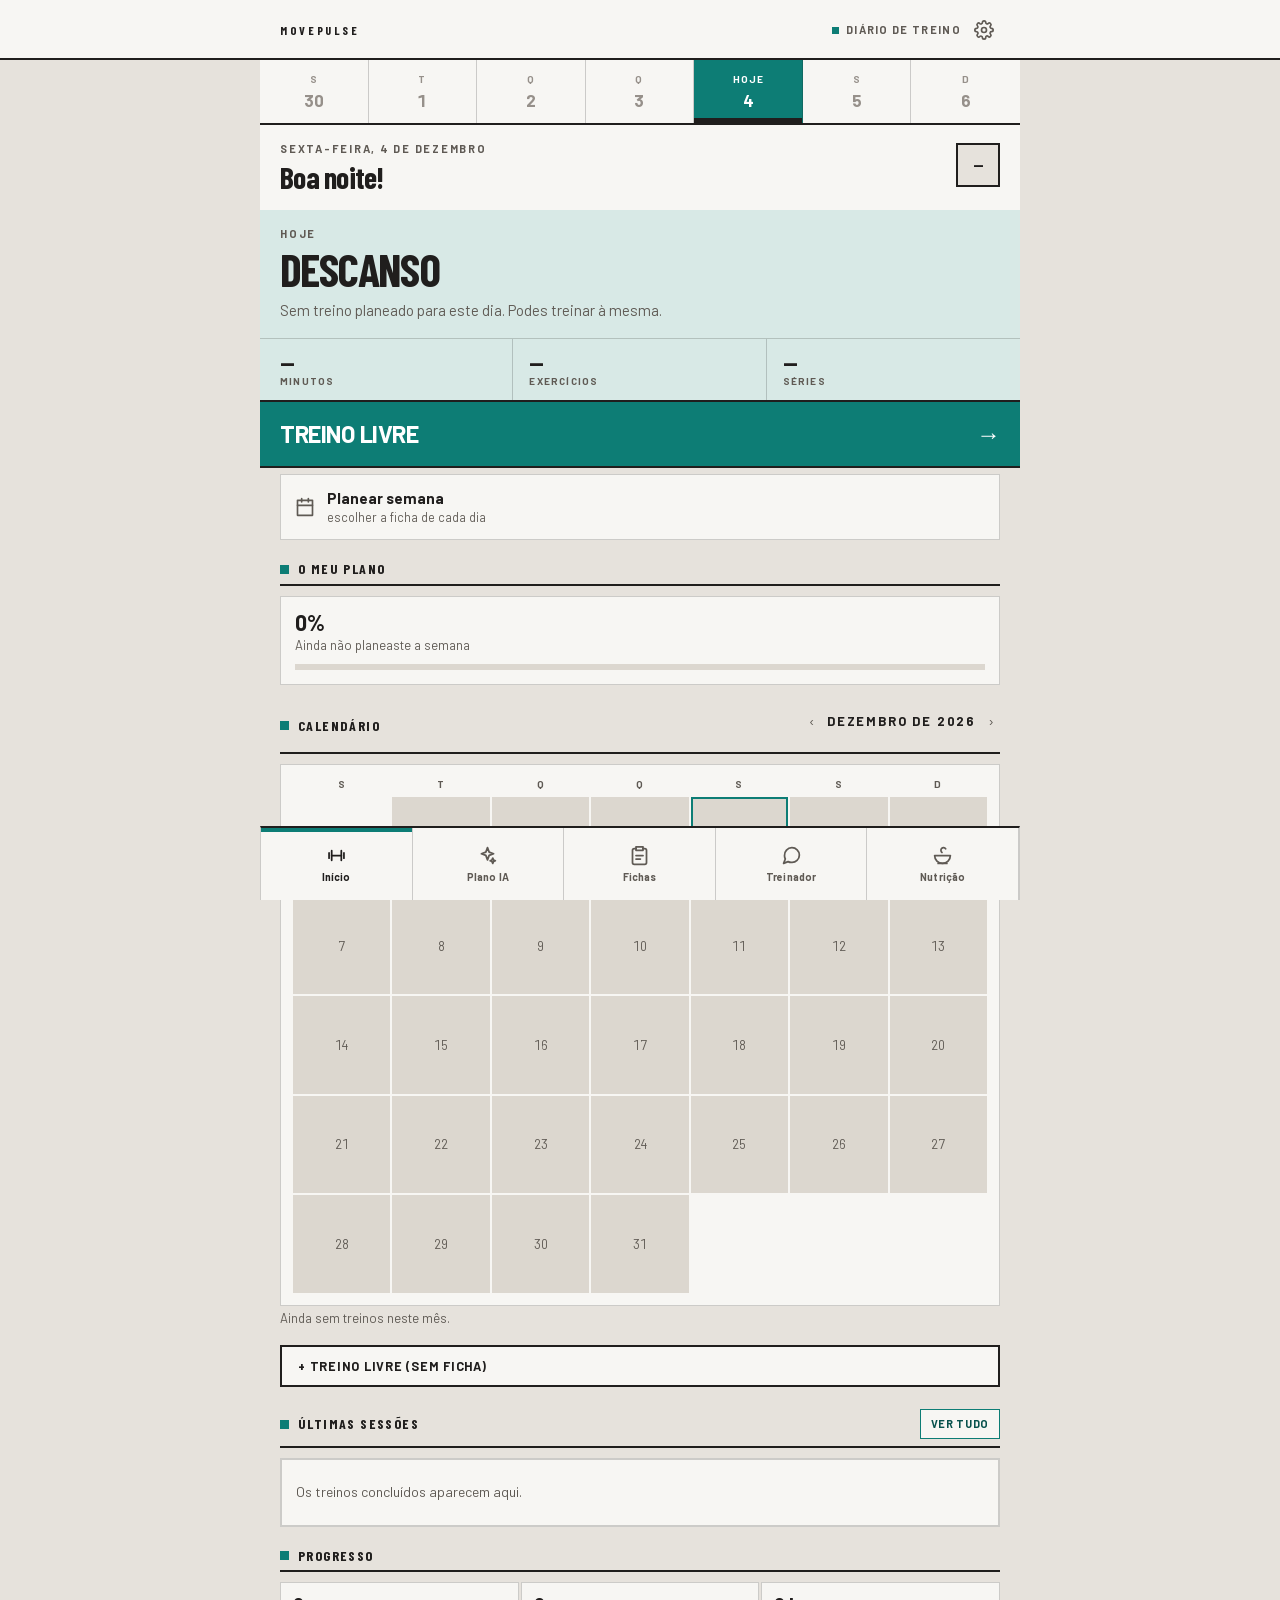
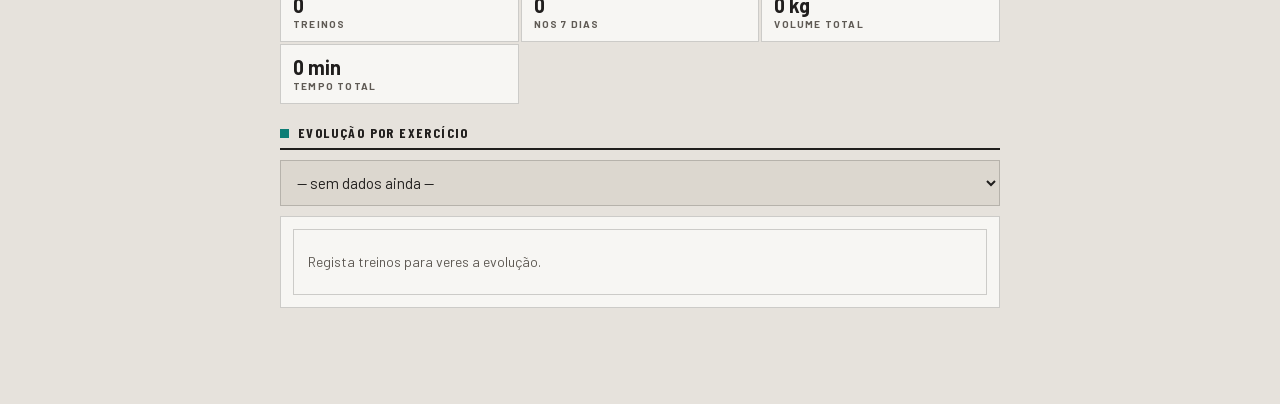
<file: index.html>
<!DOCTYPE html>
<html lang="pt-PT">
<head>
<meta charset="UTF-8">
<meta name="viewport" content="width=device-width, initial-scale=1, viewport-fit=cover">
<meta name="theme-color" content="#f3f2f2">
<meta name="description" content="App de treinos: fotografa o equipamento do ginásio, deixa a IA montar o plano e regista os teus treinos.">
<title>MovePulse AI — App de Treinos</title>
<link rel="icon" href="data:image/svg+xml,<svg xmlns='http://www.w3.org/2000/svg' viewBox='0 0 24 24'><rect width='24' height='24' fill='%23f3f2f2'/><g stroke='%23201e1d' stroke-width='2.4' stroke-linecap='round' fill='none'><path d='M6.5 6.5v11M3.5 9v6M17.5 6.5v11M20.5 9v6M6.5 12h11'/></g></svg>">
<link rel="manifest" href="manifest.webmanifest">
<link rel="apple-touch-icon" href="icons/apple-touch-180.png">
<meta name="apple-mobile-web-app-capable" content="yes">
<meta name="mobile-web-app-capable" content="yes">
<meta name="apple-mobile-web-app-status-bar-style" content="default">
<meta name="apple-mobile-web-app-title" content="MovePulse">
<link rel="stylesheet" href="css/fontes.css?v=89">
<link rel="stylesheet" href="css/style.css?v=89">
</head>
<body>

<header class="topbar">
  <div class="topbar__brand">
    <h1>MovePulse</h1>
  </div>
  <div class="topbar__estado">
    <span class="topbar__ponto" aria-hidden="true"></span>
    <p id="topbarSub">O teu diário de treino</p>
    <button class="btn btn--sm btn--primary" id="btnInstalar" hidden>Instalar</button>
    <button class="icon-btn" id="btnConfig" title="Definições" aria-label="Definições">
      <svg viewBox="0 0 24 24" aria-hidden="true"><circle cx="12" cy="12" r="3"/><path d="M19.4 15a1.65 1.65 0 0 0 .33 1.82l.06.06a2 2 0 0 1-2.83 2.83l-.06-.06a1.65 1.65 0 0 0-1.82-.33 1.65 1.65 0 0 0-1 1.51V21a2 2 0 0 1-4 0v-.09A1.65 1.65 0 0 0 9 19.4a1.65 1.65 0 0 0-1.82.33l-.06.06a2 2 0 0 1-2.83-2.83l.06-.06a1.65 1.65 0 0 0 .33-1.82 1.65 1.65 0 0 0-1.51-1H3a2 2 0 0 1 0-4h.09A1.65 1.65 0 0 0 4.6 9a1.65 1.65 0 0 0-.33-1.82l-.06-.06a2 2 0 0 1 2.83-2.83l.06.06A1.65 1.65 0 0 0 9 4.6h.09a1.65 1.65 0 0 0 1-1.51V3a2 2 0 0 1 4 0v.09a1.65 1.65 0 0 0 1 1.51 1.65 1.65 0 0 0 1.82-.33l.06-.06a2 2 0 0 1 2.83 2.83l-.06.06a1.65 1.65 0 0 0-.33 1.82V9a1.65 1.65 0 0 0 1.51 1H21a2 2 0 0 1 0 4h-.09a1.65 1.65 0 0 0-1.51 1z"/></svg>
    </button>
  </div>
</header>

<main id="app">

  <!-- ============ INÍCIO ============ -->
  <section class="view" id="view-inicio">
    <div class="semana" id="semana"></div>

    <header class="heroi">
      <div class="ola-linha">
        <div>
          <p class="kicker" id="olaData">—</p>
          <h2 class="ola__nome" id="olaNome">Olá</h2>
        </div>
        <button class="avatar" id="btnPerfil" aria-label="O meu perfil"><span id="avatarIniciais">—</span></button>
      </div>
    </header>

    <div id="cartaoHoje"></div>

    <div class="corpo-inicio">
      <button class="atalho atalho--largo" id="btnPrograma">
        <span class="atalho__icone"><svg viewBox="0 0 24 24" aria-hidden="true"><rect x="3" y="4" width="18" height="18"/><path d="M16 2v4"/><path d="M8 2v4"/><path d="M3 10h18"/></svg></span>
        <span>Planear semana<small>escolher a ficha de cada dia</small></span>
      </button>

      <div class="section-head"><h2>O meu plano</h2></div>
      <div id="planoSemana"></div>

      <div class="section-head">
        <h2>Calendário</h2>
        <span class="mes-cabeca">
          <button class="icon-btn" id="mesAnterior" aria-label="Mês anterior">‹</button>
          <strong id="mesNome">—</strong>
          <button class="icon-btn" id="mesSeguinte" aria-label="Mês seguinte">›</button>
        </span>
      </div>
      <div class="mes" id="mes"></div>
      <p class="item__meta" id="mesResumo"></p>

      <button class="btn btn--block" id="btnTreinoLivre" style="margin-top:18px">+ Treino livre (sem ficha)</button>

      <div class="section-head">
        <h2>Últimas sessões</h2>
        <button class="btn-ligacao" id="btnHistorico">Ver tudo</button>
      </div>
      <div id="ultimasSessoes" class="reg-lista"></div>

      <div class="section-head"><h2>Progresso</h2></div>
      <div class="grid grid--stats grid--par" id="resumoStats"></div>

      <div class="section-head"><h2>Evolução por exercício</h2></div>
      <select class="input" id="selEx" aria-label="Evolução por exercício"></select>
      <div id="grafico"></div>
      <div class="grid grid--stats" id="recordesEx"></div>
    </div>
  </section>

  <!-- ============ TREINO A DECORRER ============ -->
  <section class="view" id="view-treino" hidden>
    <div class="treino-estado" id="treinoEstado">
      <div class="treino-estado__topo">
        <span class="treino-estado__rotulo" id="sessaoNome">Treino</span>
        <span class="timer" id="cronometro">00:00</span>
      </div>
      <div class="treino-estado__barra"><i id="treinoProgresso" style="width:0%"></i></div>
    </div>
    <p class="visually-hidden" id="sessaoInfo" hidden>—</p>

    <div id="sessaoExercicios"></div>

    <div class="par-acoes">
      <button id="btnAddExSessao">+ Adicionar exercício</button>
      <button id="btnFinalizarSessao">Terminar agora</button>
    </div>
    <div class="par-acoes">
      <button id="btnCancelarSessao">Descartar treino</button>
      <button id="btnTreinadorSessao">Perguntar ao treinador</button>
    </div>
  </section>

  <!-- ============ PLANO IA ============ -->
  <section class="view view--caixa" id="view-ia" hidden>

    <div class="section-head"><h2>O meu plano IA</h2></div>
    <div id="planoAtual"></div>

    <div class="section-head"><h2>Criar plano</h2></div>

    <div>
      <label class="label">Onde treinas</label>
      <div class="pastilhas" data-plano="local">
        <button class="pastilha" data-valor="Ginásio">Ginásio</button>
        <button class="pastilha" data-valor="Casa">Casa</button>
        <button class="pastilha" data-valor="Ar livre">Ar livre</button>
      </div>

      <label class="label" style="margin-top:18px">Quanto tempo tens</label>
      <div class="pastilhas" data-plano="duracao">
        <button class="pastilha" data-valor="20">20 min</button>
        <button class="pastilha" data-valor="30">30 min</button>
        <button class="pastilha" data-valor="45">45 min</button>
        <button class="pastilha" data-valor="60">60 min</button>
        <button class="pastilha" data-valor="80">80 min</button>
      </div>
    </div>

    <div class="section-head"><h2>Afinar</h2></div>
    <p class="item__meta" style="margin:-8px 0 0">Os valores por omissão vêm do teu perfil. Muda só o que quiseres.</p>

    <div id="refinamentos">
      <button class="linha" id="linhaEquipamento">
        <span>Equipamento</span><span class="linha__valor" id="equipResumo">todos</span>
      </button>

      <button class="linha" data-refino="tipo"><span>Tipo de treino</span><span class="linha__valor" id="resumoTipo">—</span></button>
      <div class="refino" data-painel="tipo" hidden>
        <div class="pastilhas" data-plano="tipo">
          <button class="pastilha" data-valor="Força e hipertrofia">Força e hipertrofia</button>
          <button class="pastilha" data-valor="HIIT">HIIT</button>
          <button class="pastilha" data-valor="Calistenia">Calistenia</button>
          <button class="pastilha" data-valor="Mobilidade">Mobilidade</button>
        </div>
      </div>

      <button class="linha" data-refino="objetivo"><span>Objetivo</span><span class="linha__valor" id="resumoObjetivo">—</span></button>
      <div class="refino" data-painel="objetivo" hidden>
        <p class="item__meta" style="margin:0 0 12px">É o mesmo objetivo do teu perfil — mudá-lo aqui muda-o lá.</p>
        <div class="pastilhas" data-plano="objetivo">
          <button class="pastilha" data-valor="Hipertrofia (ganho de massa)">Hipertrofia</button>
          <button class="pastilha" data-valor="Perda de gordura">Perder gordura</button>
          <button class="pastilha" data-valor="Força">Força</button>
          <button class="pastilha" data-valor="Condição física geral">Condição física</button>
          <button class="pastilha" data-valor="Saúde e mobilidade">Saúde e mobilidade</button>
        </div>
      </div>

      <button class="linha" data-refino="foco"><span>Divisão</span><span class="linha__valor" id="resumoFoco">—</span></button>
      <div class="refino" data-painel="foco" hidden>
        <div class="pastilhas" data-plano="foco">
          <button class="pastilha" data-valor="Corpo inteiro">Corpo inteiro</button>
          <button class="pastilha" data-valor="Superior / inferior">Superior / inferior</button>
          <button class="pastilha" data-valor="Empurrar, puxar, pernas">Empurrar / puxar / pernas</button>
          <button class="pastilha" data-valor="Costas e core">Costas e core</button>
        </div>
      </div>

      <button class="linha" data-refino="musculos"><span>Grupos a trabalhar</span><span class="linha__valor" id="resumoMusculos">todos</span></button>
      <div class="refino" data-painel="musculos" hidden>
        <p class="item__meta" style="margin:0 0 12px">Escolhe os que queres priorizar. Sem escolha, o plano equilibra o corpo todo.</p>
        <div class="musculos-grelha" id="musculosGrelha"></div>
      </div>

      <button class="linha" data-refino="descanso"><span>Descanso entre séries</span><span class="linha__valor" id="resumoDescanso">—</span></button>
      <div class="refino" data-painel="descanso" hidden>
        <div class="pastilhas" data-plano="descanso">
          <button class="pastilha" data-valor="45">45s</button>
          <button class="pastilha" data-valor="60">60s</button>
          <button class="pastilha" data-valor="90">90s</button>
          <button class="pastilha" data-valor="120">2 min</button>
          <button class="pastilha" data-valor="180">3 min</button>
        </div>
      </div>

      <button class="linha" data-refino="semanas"><span>Duração do programa</span><span class="linha__valor" id="resumoSemanas">—</span></button>
      <div class="refino" data-painel="semanas" hidden>
        <p class="item__meta" style="margin:0 0 12px">Quantas semanas o programa vai durar. Os treinos repetem-se e vão aparecendo novos pelo meio.</p>
        <div class="pastilhas" data-plano="semanas">
          <button class="pastilha" data-valor="4">4 semanas</button>
          <button class="pastilha" data-valor="6">6 semanas</button>
          <button class="pastilha" data-valor="8">8 semanas</button>
          <button class="pastilha" data-valor="12">12 semanas</button>
        </div>
      </div>

      <button class="linha" data-refino="intensidade"><span>Intensidade</span><span class="linha__valor" id="resumoIntensidade">—</span></button>
      <div class="refino" data-painel="intensidade" hidden>
        <div class="pastilhas" data-plano="intensidade">
          <button class="pastilha" data-valor="Básica">Básica</button>
          <button class="pastilha" data-valor="Moderada">Moderada</button>
          <button class="pastilha" data-valor="Alta">Alta</button>
        </div>
      </div>

      <button class="linha" data-refino="superseries"><span>Superséries</span><span class="linha__valor" id="resumoSuperseries">—</span></button>
      <div class="refino" data-painel="superseries" hidden>
        <label class="interruptor">
          <input type="checkbox" id="planoSuperseries">
          <span>Superséries<small>Exercícios seguidos sem descanso, em músculos diferentes.</small></span>
        </label>
      </div>

      <button class="linha" id="linhaFotos">
        <span>Fotos do ginásio</span><span class="linha__valor" id="fotosResumo">0 fotos</span>
      </button>

    </div>

    <button class="btn-largo sangra" id="btnGerarPlano"><span>Gerar plano</span><span aria-hidden="true">→</span></button>
    <p class="item__meta" id="iaEstado"></p>

    <div id="iaResultado"></div>
  </section>

  <!-- ============ FICHAS ============ -->
  <section class="view view--caixa" id="view-treinos" hidden>
    <div class="section-head">
      <h2>Minhas fichas</h2>
      <button class="btn-ligacao" id="btnNovoTreino">+ Nova ficha</button>
    </div>
    <div id="listaTreinos" class="stack"></div>
    <button class="linha" id="btnIrExercicios"><span>Todos os exercícios</span><span class="linha__valor" id="totalExercicios">—</span></button>
  </section>

  <!-- ============ EXERCÍCIOS ============ -->
  <section class="view view--caixa" id="view-exercicios" hidden>
    <div class="section-head">
      <h2>Exercícios</h2>
      <button class="btn-ligacao" id="exVoltar">‹ Fichas</button>
    </div>
    <input class="input" type="search" id="buscaEx" placeholder="Buscar exercício…" autocomplete="off">
    <div class="chips" id="filtrosGrupo"></div>
    <div id="listaExercicios" class="stack"></div>
    <button class="btn btn--block" id="btnNovoEx">+ Criar exercício</button>
  </section>

  <!-- ============ FOTOS DO GINÁSIO ============ -->
  <section class="view view--caixa" id="view-fotos" hidden>
    <div class="section-head">
      <h2>Fotos do ginásio</h2>
      <button class="btn-ligacao" id="fotosVoltar">‹ Plano IA</button>
    </div>
    <p class="muted">As fotos seguem com o pedido e a IA identifica nelas o equipamento — útil para
      apanhar máquinas que não estão na lista. Podes usar só a lista, só fotos, ou as duas coisas.</p>

    <div class="row-actions">
      <button class="btn btn--sm" id="btnTirarFoto">Tirar foto</button>
      <button class="btn btn--sm" id="btnEscolherFoto">Galeria</button>
    </div>
    <input type="file" id="fotoCamera" accept="image/*" capture="environment" multiple hidden>
    <input type="file" id="fotoGaleria" accept="image/*" multiple hidden>
    <div class="fotos" id="fotos"></div>
    <p class="item__meta" id="fotosInfo">Até 8 fotos. Ficam no dispositivo e só são enviadas quando geras o plano.</p>
  </section>

  <!-- ============ NUTRIÇÃO ============ -->
  <section class="view" id="view-nutricao" hidden>
    <div class="semana" id="semanaNutri"></div>

    <header class="heroi">
      <p class="kicker" id="nutriData">—</p>
      <h2 class="ola__nome" id="nutriTitulo">Diário alimentar</h2>
    </header>

    <div id="nutriResumo"></div>

    <button class="btn-largo" id="btnNutriAdicionar">
      <span>Registar refeição</span><span aria-hidden="true">→</span>
    </button>

    <div class="corpo-inicio">
      <div class="section-head"><h2>O que comi</h2></div>
      <div id="nutriRefeicoes"></div>

      <div class="section-head" id="cabecaNutrientes" hidden><h2>Outros nutrientes</h2></div>
      <div id="nutriNutrientes"></div>

      <div class="section-head"><h2>Água</h2></div>
      <div id="nutriAgua"></div>

      <div class="section-head">
        <h2>Peso</h2>
        <button class="btn-ligacao" id="nutriIrPeso">Ver evolução</button>
      </div>
      <div id="nutriPeso"></div>

      <div class="section-head">
        <h2>Objetivos</h2>
        <button class="btn-ligacao" id="nutriObjetivos">Definir</button>
      </div>
      <div id="nutriAlvos"></div>

      <div class="section-head"><h2>Esta semana</h2></div>
      <div id="nutriSemana"></div>

      <div class="par-acoes sangra" style="margin-top:18px">
        <button id="nutriCopiarOntem">Copiar o dia de ontem</button>
        <button id="nutriLimparDia">Limpar este dia</button>
      </div>

      <div class="aviso" style="margin-top:18px">Os valores dos alimentos são de
        referência e variam com a marca e o modo de preparação. Isto serve para
        acompanhar a tendência, não para pesar ao grama — e não substitui um
        nutricionista, sobretudo em contexto de doença, gravidez ou distúrbio
        alimentar.</div>
    </div>
  </section>

  <!-- ============ PESO ============ -->
  <section class="view" id="view-peso" hidden>
    <div id="pesoTopo"></div>
    <div id="pesoNumeros"></div>

    <button class="btn-largo" id="pesoRegistar">
      <span>Registar peso de hoje</span><span aria-hidden="true">→</span>
    </button>

    <div class="corpo-inicio">
      <div class="section-head"><h2>Evolução</h2></div>
      <div id="pesoGrafico"></div>

      <div class="section-head">
        <h2>Pesagens</h2>
        <button class="btn-ligacao" id="pesoVoltar">‹ Nutrição</button>
      </div>
      <div id="pesoHistorico"></div>

      <p class="item__meta" style="margin-top:18px">O peso oscila de dia para dia com a água e
        a comida no corpo. O que conta é a linha ao longo das semanas, não a pesagem de ontem.</p>
    </div>
  </section>

  <!-- ============ DEFINIÇÕES ============ -->
  <section class="view view--caixa" id="view-definicoes" hidden>
    <div class="section-head">
      <h2>Definições</h2>
      <button class="btn-ligacao" id="defVoltar">‹ Início</button>
    </div>

    <p class="def-grupo">Conta</p>
    <div class="lista-def">
      <button id="defConta"><span class="def-icone"><svg viewBox="0 0 24 24" aria-hidden="true"><path d="M20 21v-2a4 4 0 0 0-4-4H8a4 4 0 0 0-4 4v2"/><circle cx="12" cy="7" r="4"/></svg></span>A minha conta<span class="def-valor" id="defContaEstado">só neste dispositivo</span></button>
    </div>

    <p class="def-grupo">Aplicação</p>
    <div class="lista-def">
      <button id="defTema"><span class="def-icone"><svg viewBox="0 0 24 24" aria-hidden="true"><circle cx="12" cy="12" r="9"/><path d="M12 3a9 9 0 0 0 0 18z" fill="currentColor" stroke="none"/></svg></span>Aspeto<span class="def-valor" id="defTemaValor">—</span></button>
      <button id="defLetra"><span class="def-icone"><svg viewBox="0 0 24 24" aria-hidden="true"><path d="M4 7V4h16v3"/><path d="M9 20h6"/><path d="M12 4v16"/></svg></span>Tipo de letra<span class="def-valor" id="defLetraValor">—</span></button>
      <button id="defTexto"><span class="def-icone"><svg viewBox="0 0 24 24" aria-hidden="true"><circle cx="11" cy="11" r="7"/><path d="M21 21l-4.3-4.3"/><path d="M11 8v6"/><path d="M8 11h6"/></svg></span>Tamanho do texto<span class="def-valor" id="defTextoValor">—</span></button>
      <button id="defIdioma"><span class="def-icone"><svg viewBox="0 0 24 24" aria-hidden="true"><circle cx="12" cy="12" r="9"/><path d="M3 12h18"/><path d="M12 3a15 15 0 0 1 0 18 15 15 0 0 1 0-18z"/></svg></span>Idioma<span class="def-valor">Português</span></button>
      <button id="defUnidades"><span class="def-icone"><svg viewBox="0 0 24 24" aria-hidden="true"><path d="M3 15L15 3l6 6L9 21z"/><path d="M7.5 10.5l2 2"/><path d="M10.5 7.5l2 2"/><path d="M4.5 13.5l2 2"/></svg></span>Unidades<span class="def-valor">kg · cm</span></button>
      <button id="defIA"><span class="def-icone"><svg viewBox="0 0 24 24" aria-hidden="true"><path d="M12 3l1.9 5.1L19 10l-5.1 1.9L12 17l-1.9-5.1L5 10l5.1-1.9z"/><path d="M18 15l.9 2.1L21 18l-2.1.9L18 21l-.9-2.1L15 18l2.1-.9z"/></svg></span>Servidor de IA<span class="def-valor" id="defIAValor">—</span></button>
      <button id="defSaude"><span class="def-icone"><svg viewBox="0 0 24 24" aria-hidden="true"><path d="M20.8 5.6a5.5 5.5 0 0 0-7.8 0L12 6.6l-1-1a5.5 5.5 0 0 0-7.8 7.8l1 1L12 21.2l7.8-7.8 1-1a5.5 5.5 0 0 0 0-7.8z"/></svg></span>Apple Saúde<span class="def-valor" id="defSaudeValor">—</span></button>
    </div>

    <p class="def-grupo">Os meus dados</p>
    <div class="lista-def">
      <button id="defExportar"><span class="def-icone"><svg viewBox="0 0 24 24" aria-hidden="true"><path d="M21 15v4a2 2 0 0 1-2 2H5a2 2 0 0 1-2-2v-4"/><path d="M7 10l5 5 5-5"/><path d="M12 15V3"/></svg></span>Exportar backup</button>
      <button id="defImportar"><span class="def-icone"><svg viewBox="0 0 24 24" aria-hidden="true"><path d="M21 15v4a2 2 0 0 1-2 2H5a2 2 0 0 1-2-2v-4"/><path d="M17 8l-5-5-5 5"/><path d="M12 3v12"/></svg></span>Importar backup</button>
      <button id="defCache"><span class="def-icone"><svg viewBox="0 0 24 24" aria-hidden="true"><ellipse cx="12" cy="5" rx="9" ry="3"/><path d="M3 5v14c0 1.7 4 3 9 3s9-1.3 9-3V5"/><path d="M3 12c0 1.7 4 3 9 3s9-1.3 9-3"/></svg></span>Limpar cache e recarregar</button>
      <button id="defApagar"><span class="def-icone"><svg viewBox="0 0 24 24" aria-hidden="true"><path d="M3 6h18"/><path d="M8 6V4h8v2"/><path d="M19 6l-1 14a2 2 0 0 1-2 2H8a2 2 0 0 1-2-2L5 6"/></svg></span>Apagar tudo</button>
    </div>
    <input type="file" id="defArquivo" accept="application/json" hidden>

    <p class="def-grupo">Sobre</p>
    <div class="lista-def">
      <button id="defPrivacidade"><span class="def-icone"><svg viewBox="0 0 24 24" aria-hidden="true"><path d="M12 22s8-4 8-10V5l-8-3-8 3v7c0 6 8 10 8 10z"/></svg></span>Privacidade</button>
      <button id="defTermos"><span class="def-icone"><svg viewBox="0 0 24 24" aria-hidden="true"><path d="M14 2H6a2 2 0 0 0-2 2v16a2 2 0 0 0 2 2h12a2 2 0 0 0 2-2V8z"/><path d="M14 2v6h6"/><path d="M8 13h8"/><path d="M8 17h6"/></svg></span>Termos de utilização</button>
      <button id="defCreditos"><span class="def-icone"><svg viewBox="0 0 24 24" aria-hidden="true"><circle cx="12" cy="12" r="9"/><circle cx="8.5" cy="10" r="1.2"/><circle cx="12" cy="7.5" r="1.2"/><circle cx="15.5" cy="10" r="1.2"/></svg></span>Créditos e licenças</button>
      <button id="defVersao"><span class="def-icone"><svg viewBox="0 0 24 24" aria-hidden="true"><circle cx="12" cy="12" r="9"/><path d="M12 16v-4"/><path d="M12 8h.01"/></svg></span>Versão<span class="def-valor" id="defVersaoValor">—</span></button>
    </div>
  </section>

  <!-- ============ APPLE SAÚDE ============ -->
  <section class="view view--caixa" id="view-saude" hidden>
    <div class="section-head">
      <h2>Apple Saúde</h2>
      <button class="btn-ligacao" id="saudeVoltar">‹ Definições</button>
    </div>

    <div class="cartao-saude">
      <h3>Sincronizar a MovePulse com o Apple Saúde</h3>
      <p>Escolhe que dados passam de um lado para o outro. A ligação é feita pela app <b>Atalhos</b> da Apple — prepara-se uma vez e fica a funcionar.</p>
    </div>

    <p class="def-grupo">Transferir do Saúde</p>
    <div class="lista-def">
      <label class="linha-switch"><span class="def-icone"><svg viewBox="0 0 24 24" aria-hidden="true"><path d="M12 3v18"/><path d="M5 7h14"/><path d="M5 7l-3 7a4 4 0 0 0 6 0z"/><path d="M19 7l3 7a4 4 0 0 1-6 0z"/></svg></span>Peso corporal
        <input type="checkbox" class="switch" id="saudePeso"></label>
    </div>

    <p class="def-grupo">Guardar no Saúde</p>
    <div class="lista-def">
      <label class="linha-switch"><span class="def-icone"><svg viewBox="0 0 24 24" aria-hidden="true"><path d="M6.5 6.5v11"/><path d="M3.5 9v6"/><path d="M17.5 6.5v11"/><path d="M20.5 9v6"/><path d="M6.5 12h11"/></svg></span>Treinos
        <input type="checkbox" class="switch" id="saudeTreinos"></label>
    </div>

    <div id="saudeAcoes"></div>
    <div id="saudeGuia"></div>
  </section>

  <!-- ============ TREINADOR ============ -->
  <section class="view view--caixa" id="view-bot" hidden>
    <div class="section-head">
      <h2>Treinador IA</h2>
      <button class="btn-ligacao" id="botLimpar">Limpar</button>
    </div>
    <div class="conversa" id="conversa"></div>
    <div class="sugestoes" id="botSugestoes"></div>
    <form class="barra-envio" id="botForm">
      <input class="input" id="botTexto" placeholder="Pergunta ao treinador…" autocomplete="off">
      <button class="btn btn--primary" id="botEnviar" type="submit" aria-label="Enviar">
        <svg viewBox="0 0 24 24" aria-hidden="true"><path d="M22 2L11 13"/><path d="M22 2l-7 20-4-9-9-4z"/></svg>
      </button>
    </form>
  </section>

  <!-- ============ PERFIL ============ -->
  <section class="view view--caixa" id="view-perfil" hidden>
    <div class="section-head">
      <h2>Perfil</h2>
      <button class="btn-ligacao" id="perfilVoltar">‹ Início</button>
    </div>

    <label class="label">Sobre ti</label>
    <div class="field">
      <label class="label" for="pNome">Nome</label>
      <input class="input" id="pNome" data-perfil="nome" placeholder="Como te chamas">
    </div>
    <div class="field-row">
      <div class="field">
        <label class="label" for="pIdade">Idade</label>
        <input class="input" type="number" min="10" max="100" id="pIdade" data-perfil="idade" placeholder="—">
      </div>
      <div class="field">
        <label class="label" for="pAltura">Altura (cm)</label>
        <input class="input" type="number" min="100" max="230" id="pAltura" data-perfil="altura" placeholder="—">
      </div>
      <div class="field">
        <label class="label" for="pPeso">Peso (kg)</label>
        <input class="input" type="number" step="0.1" min="30" max="250" id="pPeso" data-perfil="peso" placeholder="—">
      </div>
    </div>
    <p class="item__meta" id="perfilImc"></p>

    <div class="section-head"><h2>Objetivo e treino</h2></div>
    <div class="field">
      <label class="label" for="pObjetivo">Objetivo</label>
      <select class="input" id="pObjetivo" data-perfil="objetivo">
        <option>Hipertrofia (ganho de massa)</option>
        <option>Perda de gordura</option>
        <option>Força</option>
        <option>Condição física geral</option>
        <option>Saúde e mobilidade</option>
      </select>
    </div>
    <div class="field-row">
      <div class="field">
        <label class="label" for="pPesoObjetivo">Peso que queres alcançar (kg)</label>
        <input class="input" type="number" step="0.1" min="30" max="250" id="pPesoObjetivo" data-perfil="pesoObjetivo" placeholder="—">
      </div>
      <div class="field">
        <label class="label" for="pExperiencia">Experiência</label>
        <select class="input" id="pExperiencia" data-perfil="experiencia">
          <option>Iniciante</option><option>Intermédio</option><option>Avançado</option>
        </select>
      </div>
    </div>
    <p class="item__meta" id="perfilDistanciaObjetivo"></p>
    <div class="field">
      <label class="label">Dias de treino</label>
      <div class="dias-escolha" id="diasEscolha"></div>
      <p class="item__meta" id="diasResumo"></p>
    </div>
    <div class="field">
      <label class="label" for="pMinutos">Tempo por sessão (min)</label>
      <select class="input" id="pMinutos" data-perfil="minutos">
        <option>30</option><option>45</option><option>60</option><option>75</option><option>90</option>
      </select>
    </div>
    <div class="field-row">
      <div class="field">
        <label class="label" for="pSexo">Sexo</label>
        <select class="input" id="pSexo" data-perfil="sexo">
          <option value="">—</option>
          <option value="M">Masculino</option>
          <option value="F">Feminino</option>
        </select>
      </div>
    </div>
    <div class="field">
      <label class="label" for="pLimitacoes">Limitações ou lesões</label>
      <input class="input" id="pLimitacoes" data-perfil="limitacoes" placeholder="Ex.: dor no ombro direito">
    </div>
    <div class="field">
      <label class="label" for="pNotas">Notas</label>
      <input class="input" id="pNotas" data-perfil="notas" placeholder="Ex.: prefiro treinos curtos e intensos">
    </div>
    <p class="item__meta">Guarda-se sozinho. É este perfil que a IA usa para montar os planos.</p>

    <div class="section-head">
      <h2>Peso corporal</h2>
      <button class="btn-ligacao" id="btnRegistarPeso">Registar</button>
    </div>
    <p class="item__meta" id="pesoResumo">—</p>
    <div id="graficoPeso"></div>

    <div class="section-head"><h2>Composição corporal</h2></div>
    <div class="grid grid--stats grid--par" id="composicao"></div>
    <p class="item__meta" id="notaComposicao"></p>

    <div class="section-head"><h2>Energia</h2></div>
    <div class="grid grid--stats grid--par" id="energia"></div>
    <p class="item__meta" id="notaEnergia"></p>

    <div class="section-head"><h2>Mais</h2></div>
    <div id="perfilLinhas">
      <button class="linha" id="perfilIrIA"><span>Gerar plano com IA</span></button>
      <button class="linha" id="perfilDefinicoes"><span>Definições e backup</span></button>
    </div>
    <p class="item__meta">Os teus dados ficam só neste dispositivo, a não ser que ligues uma conta.</p>
  </section>

</main>

<nav class="tabbar">
  <button class="tab is-active" data-view="inicio">
    <span class="tab-icone"><svg viewBox="0 0 24 24" aria-hidden="true"><path d="M6.5 6.5v11"/><path d="M3.5 9v6"/><path d="M17.5 6.5v11"/><path d="M20.5 9v6"/><path d="M6.5 12h11"/></svg></span>Início
  </button>
  <button class="tab" data-view="ia">
    <span class="tab-icone"><svg viewBox="0 0 24 24" aria-hidden="true"><path d="M12 3l1.9 5.1L19 10l-5.1 1.9L12 17l-1.9-5.1L5 10l5.1-1.9z"/><path d="M18 15l.9 2.1L21 18l-2.1.9L18 21l-.9-2.1L15 18l2.1-.9z"/></svg></span>Plano IA
  </button>
  <button class="tab" data-view="treinos">
    <span class="tab-icone"><svg viewBox="0 0 24 24" aria-hidden="true"><rect x="8" y="2" width="8" height="4"/><path d="M16 4h2a2 2 0 0 1 2 2v14a2 2 0 0 1-2 2H6a2 2 0 0 1-2-2V6a2 2 0 0 1 2-2h2"/><path d="M8 12h8"/><path d="M8 16h5"/></svg></span>Fichas
  </button>
  <button class="tab" data-view="bot">
    <span class="tab-icone"><svg viewBox="0 0 24 24" aria-hidden="true"><path d="M21 11.5a8.4 8.4 0 0 1-9 8.4 8.5 8.5 0 0 1-3.9-.9L3 21l1.9-5a8.4 8.4 0 0 1-.9-3.9 8.5 8.5 0 0 1 8.4-9 8.5 8.5 0 0 1 8.6 8.4z"/></svg></span>Treinador
  </button>
  <button class="tab" data-view="nutricao">
    <span class="tab-icone"><svg viewBox="0 0 24 24" aria-hidden="true"><path d="M7 21h10"/><path d="M12 21a9 9 0 0 0 9-9H3a9 9 0 0 0 9 9z"/><path d="M11.4 8.5a3 3 0 1 1 4.2-4.2"/></svg></span>Nutrição
  </button>
  <button class="tab tab--treino" data-view="treino" id="tabTreino" hidden>
    <span class="tab-icone"><svg viewBox="0 0 24 24" aria-hidden="true"><circle cx="12" cy="13" r="8"/><path d="M12 9v4l2 2"/><path d="M9 2h6"/></svg></span><b id="tabTreinoTempo">00:00</b>
  </button>
</nav>

<!-- Modal genérico -->
<div class="modal" id="modal" hidden>
  <div class="modal__backdrop" data-close></div>
  <div class="modal__box" role="dialog" aria-modal="true" id="modalCaixa">
    <div class="modal__pega" id="modalPega"><span></span></div>
    <div class="modal__head" id="modalCabeca">
      <h3 id="modalTitulo">Título</h3>
      <button class="icon-btn" data-close aria-label="Fechar">
        <svg viewBox="0 0 24 24" aria-hidden="true"><path d="M18 6L6 18"/><path d="M6 6l12 12"/></svg>
      </button>
    </div>
    <div class="modal__body" id="modalCorpo"></div>
    <div class="modal__foot" id="modalRodape"></div>
  </div>
</div>

<div class="toast" id="toast" hidden></div>

<div class="rest" id="rest" hidden>
  <span class="rest__anel">
    <svg viewBox="0 0 44 44" aria-hidden="true">
      <circle class="rest__trilho" cx="22" cy="22" r="19"/>
      <circle class="rest__linha" id="restAnel" cx="22" cy="22" r="19"/>
    </svg>
    <b id="restTempo">60</b>
  </span>
  <span>Descanso</span>
  <button class="btn btn--sm" id="restPular">Saltar</button>
</div>

<script src="js/data.js?v=89"></script>
<script src="js/store.js?v=89"></script>
<script src="js/nuvem.js?v=89"></script>
<script src="js/saude.js?v=89"></script>
<script src="js/db.js?v=89"></script>
<script src="js/ia.js?v=89"></script>
<script src="js/ui.js?v=89"></script>
<script src="js/musculos.js?v=89"></script>
<script src="js/figuras.js?v=89"></script>
<script src="js/animacao.js?v=89"></script>
<script src="js/icones.js?v=89"></script>
<script src="js/alimentos.js?v=89"></script>
<script src="js/app.js?v=89"></script>
</body>
</html>
</file>
<file: css/fontes.css>
/* Archivo (SIL Open Font License 1.1), a família da app.
   Guardada aqui para não depender da rede nem de terceiros. */

@font-face{font-family:'Archivo';font-style:normal;font-weight:400;font-display:swap;src:url('../fonts/archivo-400.woff2') format('woff2')}
@font-face{font-family:'Archivo';font-style:normal;font-weight:500;font-display:swap;src:url('../fonts/archivo-500.woff2') format('woff2')}
@font-face{font-family:'Archivo';font-style:normal;font-weight:600;font-display:swap;src:url('../fonts/archivo-600.woff2') format('woff2')}
@font-face{font-family:'Archivo';font-style:normal;font-weight:700;font-display:swap;src:url('../fonts/archivo-700.woff2') format('woff2')}
/* O peso 800 do desenho não existe em ficheiro: o browser encorpa o 700. */
</file>
<file: css/style.css>
/* ============================================================
   MovePulse AI — tinta, papel e verde água.

   Regras da casa, para quem vier a seguir:
     · raio zero em todo o lado;
     · sem sombras e sem gradientes — a hierarquia faz-se com réguas;
     · o verde significa "agora": a ação primária, a série a registar,
       o descanso a correr, o dia de hoje, o separador ativo;
     · "feito" é tinta, não cor;
     · tudo alinhado à esquerda.
   ============================================================ */

:root{
  color-scheme:light;
  /* Três camadas, para o ecrã ter fundo e não ser tudo branco:
     o chão (--bg) é a pedra quente que aparece entre os blocos,
     a superfície (--superficie) é a folha onde o conteúdo assenta,
     e --bg-elev-2 é o que está encaixado — campos e zonas abertas. */
  --bg:#e6e2dc;          /* chão */
  --superficie:#f7f6f3;  /* folhas */
  --bg-elev:#f7f6f3;
  --bg-elev-2:#dcd7cf;   /* campos, linhas alternadas, zonas expandidas */
  --line:rgba(32,30,29,.20);   /* régua fina, 1px */
  --line-forte:#201e1d;        /* régua forte, 2px */
  --txt:#201e1d;
  --txt-dim:#5f5a54;
  --txt-fraco:#96908a;         /* números e estados inativos */
  --accent:#0d7d75;            /* verde água */
  --accent-hover:#0a6a63;
  --accent-active:#07514c;
  --accent-ink:#ffffff;        /* texto sobre o verde */
  --accent-forte:#07514c;      /* verde legível em texto pequeno sobre papel */
  --accent-med:#0d7d75;        /* gráficos e desenhos */
  --accent-fundo:#d8e9e6;      /* campo verde-claro: o que é de agora */
  --danger:#a8331f;
  --ok:#201e1d;                /* "feito" é tinta */
  --barra:#f7f6f3;
  --radius:0px;
  --pad:20px;
  --tabbar-h:72px;

  /* Um tom por grupo muscular. É cor com significado, não decoração: o
     mesmo grupo tem sempre o mesmo tom, no boneco, na etiqueta e no filtro.
     Nenhum deles é verde — o verde continua a querer dizer "agora". */
  --g-peito:#b3503a;
  --g-costas:#3c5a9c;
  --g-pernas:#7d4a7e;
  --g-ombros:#9a6a12;
  --g-biceps:#5c7028;
  --g-triceps:#a63f6a;
  --g-abdomen:#4a6572;
  --g-cardio:#a32d3f;
  --recorde:#9a6a12;           /* carga nunca antes levantada */
  --font:'Archivo',system-ui,-apple-system,"Segoe UI",Roboto,Helvetica,Arial,sans-serif;
}

:root[data-tema="escuro"], :root[data-tema="auto"].sistema-escuro{
  color-scheme:dark;
  --bg:#0e100f;          /* chão */
  --superficie:#1a1d1b;  /* folhas */
  --bg-elev:#1a1d1b;
  --bg-elev-2:#242926;   /* campos e zonas abertas */
  --line:rgba(243,242,242,.20);
  --line-forte:#f3f2f2;
  --txt:#f3f2f2;
  --txt-dim:#a8afac;
  --txt-fraco:#6c7370;
  --accent:#2ea79c;      /* sobre fundo escuro precisa de mais luz */
  --accent-hover:#37bdb0;
  --accent-active:#0d7d75;
  --accent-ink:#0b1211;
  --accent-forte:#37bdb0;
  --accent-med:#2ea79c;
  --accent-fundo:#15302d;
  --danger:#e2705b;
  --ok:#f3f2f2;
  --barra:#1a1d1b;

  /* sobre fundo escuro os mesmos tons precisam de subir de luz */
  --g-peito:#e08a72;
  --g-costas:#8aa6e0;
  --g-pernas:#c58fc6;
  --g-ombros:#ddab4a;
  --g-biceps:#a7bd60;
  --g-triceps:#e089ab;
  --g-abdomen:#93aab8;
  --g-cardio:#e0798a;
  --recorde:#ddab4a;
}

/* A cor do grupo aplica-se a tudo o que o identifique. */
[data-g="peito"]  {--g:var(--g-peito)}
[data-g="costas"] {--g:var(--g-costas)}
[data-g="pernas"] {--g:var(--g-pernas)}
[data-g="ombros"] {--g:var(--g-ombros)}
[data-g="biceps"] {--g:var(--g-biceps)}
[data-g="triceps"]{--g:var(--g-triceps)}
[data-g="abdomen"]{--g:var(--g-abdomen)}
[data-g="cardio"] {--g:var(--g-cardio)}

/* Três tamanhos de texto, para quem não vê bem o miudinho.
   Os tamanhos deste ficheiro são a base 1.0. */
:root[data-texto="grande"] body{zoom:1.15}
:root[data-texto="enorme"] body{zoom:1.32}

*{box-sizing:border-box;margin:0;padding:0}
html{-webkit-text-size-adjust:100%}
body{
  background:var(--bg);
  color:var(--txt);
  font:15px/1.45 var(--font);
  padding-bottom:calc(var(--tabbar-h) + env(safe-area-inset-bottom));
  overscroll-behavior-y:contain;
  -webkit-font-smoothing:antialiased;
}
h1,h2,h3{font-family:var(--font);font-weight:800;letter-spacing:-.025em;line-height:1.05}
h1{font-size:19px}
h2{font-size:30px}
h3{font-size:18px}
/* subtítulo: a frase que explica o título, sempre um degrau abaixo */
.muted{color:var(--txt-dim);font-size:14px;line-height:1.5}
[hidden]{display:none !important}
button,input,select,textarea{font-family:inherit}
:focus-visible{outline:2px solid var(--accent);outline-offset:2px}
::selection{background:var(--accent);color:var(--accent-ink)}
[disabled]{opacity:.45}
/* Todos os números alinham em coluna. */
.timer,.stat__valor,.prescricao,.set-row__n,.serie-valor,.dia__marca,.mes__dia,
.plano-caixa strong,.reg-linha b,.num{font-variant-numeric:tabular-nums}

/* ---------- Papéis tipográficos ---------- */
.kicker{font-size:11px;font-weight:700;line-height:1;letter-spacing:.16em;
  text-transform:uppercase;color:var(--txt-dim)}
.rotulo{font-size:10px;font-weight:700;line-height:1;letter-spacing:.12em;
  text-transform:uppercase;color:var(--txt-dim)}
.cabeca-seccao{font-size:13px;font-weight:800;line-height:1;letter-spacing:.14em;
  text-transform:uppercase}

/* ---------- Topbar ---------- */
.topbar{
  position:sticky;top:0;z-index:20;background:var(--superficie);
  display:flex;align-items:center;justify-content:space-between;gap:12px;
  padding:calc(env(safe-area-inset-top) + 14px) var(--pad) 12px;
  background:var(--barra);
  border-bottom:2px solid var(--line-forte);
}
.topbar__brand{display:flex;align-items:center;gap:10px;min-width:0}
.topbar h1{font-size:12px;font-weight:800;letter-spacing:.22em;line-height:1;text-transform:uppercase}
.topbar__estado{display:flex;align-items:center;gap:7px;min-width:0}
.topbar__ponto{width:7px;height:7px;background:var(--accent);flex:none}
.topbar p{font-size:11px;font-weight:700;letter-spacing:.12em;text-transform:uppercase;
  color:var(--txt-dim);white-space:nowrap;overflow:hidden;text-overflow:ellipsis}

/* ---------- Layout ---------- */
#app{max-width:760px;margin:0 auto}
.view{display:flex;flex-direction:column}
/* As views internas mantêm margem; as de ecrã inteiro tratam do seu padding. */
.view--caixa{padding:var(--pad);gap:14px}
.stack{display:flex;flex-direction:column}
.grid{display:grid;gap:2px;grid-template-columns:repeat(auto-fill,minmax(150px,1fr))}
.grid--stats{grid-template-columns:repeat(auto-fit,minmax(96px,1fr))}
.grid--par{grid-template-columns:repeat(2,1fr)}
/* Cabeçalho de secção: título com régua forte por baixo, para se ver
   onde começa cada coisa sem precisar de caixas. */
.section-head{
  display:flex;align-items:center;justify-content:space-between;gap:12px;
  padding:22px 0 7px;border-bottom:2px solid var(--line-forte);margin-bottom:10px;
}
.section-head h2{
  display:flex;align-items:center;gap:9px;
  font-size:14px;font-weight:800;letter-spacing:.1em;text-transform:uppercase;
}
/* quadrado verde a abrir o título: dá-lhe peso e um sítio de cor */
.section-head h2::before{
  content:'';width:9px;height:9px;background:var(--accent);flex:none;
}
.view--caixa>.section-head:first-child{padding-top:4px}
/* frase explicativa logo abaixo de um título */
.section-head+.item__meta,.section-head+.muted{margin-top:-4px;margin-bottom:10px}
/* Ligação de texto no canto de uma secção: "VER TUDO", "+ NOVA FICHA". */
.btn-ligacao{
  background:var(--superficie);border:1px solid var(--accent);padding:6px 10px;
  cursor:pointer;font:inherit;flex:none;
  font-size:11px;font-weight:800;letter-spacing:.06em;text-transform:uppercase;
  color:var(--accent-forte);transition:background .12s ease-out,color .12s ease-out;
}
.btn-ligacao:hover{background:var(--accent);color:var(--accent-ink)}
.btn-ligacao:hover{color:var(--accent-hover)}
.section-head--pad{padding-left:var(--pad);padding-right:var(--pad)}
.visually-hidden{position:absolute;width:1px;height:1px;overflow:hidden;clip:rect(0 0 0 0);white-space:nowrap}
/* Célula de número numa grelha reguada (statBox). */
.stat-cel{padding:12px;background:var(--superficie);border:1px solid var(--line)}
.stat-cel .rotulo{display:block;margin-top:4px}
.stat-cel .stat__valor{font-size:20px;font-weight:800;line-height:1;display:block}

/* Figura do exercício na tira do treino: linha branca no SVG, invertida
   no papel; nos estados cheios (feito, agora) volta a ser branca. */
.tira-figura{width:100%;max-width:40px;height:38px;object-fit:contain;filter:invert(1)}
.tira-item .musculos{gap:1px}
.tira-item .corpo{width:20px}
.tira-item.is-feito .tira-figura,
.tira-item.is-atual .tira-figura{filter:none}
:root[data-tema="escuro"] .tira-figura,
:root[data-tema="auto"].sistema-escuro .tira-figura{filter:none}
:root[data-tema="escuro"] .tira-item.is-feito .tira-figura,
:root[data-tema="escuro"] .tira-item.is-atual .tira-figura,
:root[data-tema="auto"].sistema-escuro .tira-item.is-feito .tira-figura,
:root[data-tema="auto"].sistema-escuro .tira-item.is-atual .tira-figura{filter:invert(1)}
.ex-palco__figura .musculos{height:100%;align-items:center;justify-content:center}
.ex-palco__figura .corpo{width:auto;height:100%;max-height:190px}
.ex-cabeca-treino .ex-mini{margin-top:12px}
.volumes__titulo{padding-bottom:10px}
.volumes__legenda{font-size:12px;color:var(--txt-dim);padding:8px 0 14px}
.row-actions{display:flex;gap:10px}
.row-actions .btn{flex:1}
/* Faixa de largura total dentro de uma view com margem. */
.sangra{margin-left:calc(var(--pad) * -1);margin-right:calc(var(--pad) * -1)}

/* ---------- Blocos reguados (antigos cartões) ---------- */
.card{
  background:var(--superficie);
  border:1px solid var(--line);
  border-radius:0;padding:14px;
}
.card+.card{margin-top:10px}
.card--tap{cursor:pointer;text-align:left;width:100%;color:inherit;font:inherit}
.card--tap:hover{background:var(--bg-elev-2)}
.card--session{background:var(--accent-fundo);padding:14px}
.card__title{display:flex;align-items:flex-start;justify-content:space-between;gap:10px}
.card__title h3{font-size:17px}

/* ---------- Botões ---------- */
/* Secundário: folha com contorno forte. Enche-se de tinta ao toque,
   para não haver dúvida de que é um botão e não uma etiqueta. */
.btn{
  appearance:none;border:2px solid var(--line-forte);background:var(--superficie);
  color:var(--txt);border-radius:0;padding:13px 16px;
  font:inherit;font-size:12.5px;font-weight:800;letter-spacing:.06em;text-transform:uppercase;
  cursor:pointer;line-height:1;text-align:left;
  transition:background .12s ease-out,color .12s ease-out;
}
.btn:hover{background:var(--line-forte);color:var(--bg)}
.btn:active{background:var(--txt-dim);color:var(--bg)}
.btn--primary{background:var(--accent);color:var(--accent-ink);border-color:var(--accent)}
.btn--primary:hover{background:var(--accent-hover);border-color:var(--accent-hover)}
.btn--primary:active{background:var(--accent-active);border-color:var(--accent-active)}
.btn--ghost{background:var(--superficie)}
.btn--danger{background:var(--superficie);color:var(--danger);border-color:var(--danger)}
.btn--danger:hover{background:var(--danger);color:#fff}
.btn--sm{padding:10px 13px;font-size:11.5px}
.btn--block{width:100%}
/* Ação primária larga: rótulo à esquerda, seta encostada à direita. */
.btn-largo{
  display:flex;align-items:center;justify-content:space-between;gap:12px;width:100%;
  border:0;border-bottom:2px solid var(--line-forte);
  background:var(--accent);color:var(--accent-ink);
  padding:20px;font:inherit;font-size:24px;font-weight:800;letter-spacing:-.02em;
  line-height:1;cursor:pointer;text-align:left;text-transform:uppercase;
  transition:background .12s ease-out;
}
.btn-largo:hover{background:var(--accent-hover)}
.btn-largo:active{background:var(--accent-active)}
.btn-largo--tinta{background:var(--line-forte);color:var(--bg)}
.btn-largo--tinta:hover{background:#2d2b2b}
.btn-largo--tinta:active{background:#444141}
:root[data-tema="escuro"] .btn-largo--tinta:hover,
:root[data-tema="auto"].sistema-escuro .btn-largo--tinta:hover{background:#d5d4d4}
.btn-largo span:last-child{font-size:24px;font-weight:800}
/* Duas ações lado a lado, dentro de um bloco reguado. */
.par-acoes{display:flex;background:var(--superficie);border-bottom:2px solid var(--line-forte)}
.par-acoes button{
  flex:1;border:0;border-right:1px solid var(--line);background:transparent;color:var(--txt);
  padding:16px 18px;font:inherit;font-size:11.5px;font-weight:800;letter-spacing:.06em;
  text-transform:uppercase;text-align:left;cursor:pointer;
  transition:background .12s ease-out,color .12s ease-out;
}
.par-acoes button:last-child{border-right:0}
.par-acoes button:hover{background:var(--line-forte);color:var(--bg)}
.icon-btn{
  background:transparent;border:0;color:var(--txt-dim);
  font-size:16px;cursor:pointer;padding:6px;border-radius:0;line-height:1;
  display:inline-flex;align-items:center;justify-content:center;
}
.icon-btn:hover{color:var(--txt);background:var(--bg-elev-2)}
.icon-btn svg,.btn svg{width:20px;height:20px;stroke-width:2;stroke:currentColor;fill:none;
  stroke-linecap:round;stroke-linejoin:round;display:block}

/* ---------- Inputs ---------- */
.input,select.input,textarea.input{
  width:100%;background:var(--bg-elev-2);border:1px solid var(--line);
  color:var(--txt);border-radius:0;padding:12px;font:inherit;font-size:15px;
}
.input:focus{outline:2px solid var(--accent);outline-offset:-2px}
.input::placeholder{color:var(--txt-fraco)}
.label{display:block;font-size:10px;font-weight:700;letter-spacing:.12em;text-transform:uppercase;
  color:var(--txt-dim);margin-bottom:7px}
.field{margin-bottom:14px}
.field-row{display:flex;gap:10px}
.field-row>*{flex:1}

/* ---------- Chips ---------- */
.chips{display:flex;gap:8px;overflow-x:auto;padding-bottom:6px;scrollbar-width:none}
.chips::-webkit-scrollbar{display:none}
.chip{
  white-space:nowrap;background:var(--superficie);border:1px solid var(--line);
  color:var(--txt-dim);border-radius:0;padding:8px 13px;font:inherit;font-size:13px;
  font-weight:600;cursor:pointer;
}
.chip.is-active{background:var(--accent);color:var(--accent-ink);border-color:var(--accent);font-weight:700}
.chip.is-active[data-g]{background:var(--g);border-color:var(--g);color:#fff}
:root[data-tema="escuro"] .chip.is-active[data-g],
:root[data-tema="auto"].sistema-escuro .chip.is-active[data-g]{color:#141614}

/* ---------- Tabbar ---------- */
.tabbar{
  position:fixed;left:0;right:0;bottom:0;z-index:30;
  display:grid;grid-auto-flow:column;grid-auto-columns:1fr;
  background:var(--superficie);
  border-top:2px solid var(--line-forte);
  padding-bottom:env(safe-area-inset-bottom);
}
.tab{
  position:relative;
  background:none;border:0;border-right:1px solid var(--line);color:var(--txt-dim);cursor:pointer;
  display:flex;flex-direction:column;align-items:center;justify-content:center;gap:5px;
  padding:10px 2px;font:inherit;font-size:10.5px;font-weight:700;letter-spacing:.01em;
  height:var(--tabbar-h);line-height:1.1;text-align:center;
  transition:color .12s ease-out;
}
.tab-icone{display:flex;align-items:center;justify-content:center;height:21px}
.tab-icone svg{width:21px;height:21px;stroke:currentColor;fill:none;stroke-width:2;
  stroke-linecap:round;stroke-linejoin:round;display:block}
.tab:last-child{border-right:0}
.tab.is-active{color:var(--txt)}
.tab.is-active::before{
  content:'';position:absolute;top:0;left:0;right:0;height:4px;background:var(--accent);
}

/* separador que só existe enquanto há treino a decorrer */
.tab--treino{color:var(--accent)}
.tab--treino b{font-size:12px;font-weight:800;font-variant-numeric:tabular-nums}
.tab--treino.is-active{color:var(--accent)}

/* ============================================================
   HOJE
   ============================================================ */
.heroi{padding:18px var(--pad) 18px;background:var(--superficie);border:0;border-radius:0;margin:0}
.ola__nome{font-size:30px;font-weight:800;line-height:1.02;letter-spacing:-.025em;margin-top:8px}
/* o cartão do dia sangra nas tiras, mas o texto respeita a margem */
/* o cartão do dia é um campo verde-claro: é o que há para fazer */
.heroi-dia{padding:18px var(--pad) 16px;background:var(--accent-fundo)}
.heroi-dia+.stats-fila{background:var(--accent-fundo)}
.heroi-dia .heroi__titulo{margin-top:8px}
/* o resto do Início mantém a margem lateral; o herói e as tiras sangram */
.corpo-inicio{padding:6px var(--pad) var(--pad)}
.corpo-inicio>.section-head:first-child{padding-top:20px}

/* miniaturas dos exercícios do dia, em células de largura igual */
.hoje__miniaturas{
  display:grid;grid-auto-flow:column;grid-auto-columns:1fr;background:var(--superficie);
  border-bottom:2px solid var(--line-forte);
}
.hoje__miniaturas>*{
  display:flex;align-items:center;justify-content:center;height:80px;padding:10px 4px;
  border-right:1px solid var(--line);min-width:0;
}
.hoje__miniaturas>*:last-child{border-right:0}
.hoje__miniaturas .fig{width:100%;max-width:58px;height:58px;object-fit:contain;filter:invert(1)}
.hoje__miniaturas .foto{width:100%;height:58px;object-fit:cover;filter:grayscale(1)}
.hoje__miniaturas .corpo{width:auto;height:56px}
:root[data-tema="escuro"] .hoje__miniaturas .fig,
:root[data-tema="auto"].sistema-escuro .hoje__miniaturas .fig{filter:none}
.heroi__titulo{
  font-size:46px;font-weight:800;line-height:.94;letter-spacing:-.035em;
  text-transform:uppercase;margin-top:10px;text-wrap:balance;
}
.heroi__sub{font-size:15px;line-height:1.45;color:var(--txt-dim);margin-top:10px}
/* cada grupo trabalhado escreve-se no seu tom */
.grupo-cor{color:var(--g,var(--txt));font-weight:700}

/* três células de largura igual, separadas por réguas */
.stats-fila{
  display:grid;grid-template-columns:repeat(3,1fr);background:var(--superficie);
  border-top:1px solid var(--line);border-bottom:2px solid var(--line-forte);
}
.stats-fila>div{padding:12px 16px 14px;border-right:1px solid var(--line)}
.stats-fila>div:first-child{padding-left:var(--pad)}
.stats-fila>div:last-child{border-right:0}
.stat__valor{font-size:22px;font-weight:800;line-height:1;display:block}
.stats-fila .rotulo{margin-top:3px;display:block}

/* tira de sete dias */
.semana{
  display:grid;grid-template-columns:repeat(7,1fr);background:var(--superficie);
  border-bottom:2px solid var(--line-forte);
}
.mes-cabeca{display:flex;align-items:center;gap:6px;margin:0}
.dia{
  background:none;border:0;border-right:1px solid var(--line);padding:12px 4px 14px;
  cursor:pointer;color:var(--txt);font:inherit;
  display:flex;flex-direction:column;align-items:center;gap:5px;
  transition:background .12s ease-out,color .12s ease-out;
}
.dia:last-child{border-right:0}
.dia__letra{font-size:10px;font-weight:700;letter-spacing:.1em;text-transform:uppercase}
.dia__marca{font-size:17px;font-weight:800;line-height:1}
.dia.sem-treino{color:var(--txt-fraco)}
.dia.tem-plano{color:var(--txt)}
.dia.feito{background:var(--line-forte);color:var(--bg)}
.dia.hoje{background:var(--accent);color:var(--accent-ink)}
.dia.is-sel{box-shadow:inset 0 -5px 0 var(--accent)}
.dia.hoje.is-sel{box-shadow:inset 0 -5px 0 var(--line-forte)}

/* registo curto no fim do Início */
.reg-lista,#planoSemana{background:var(--superficie);border:1px solid var(--line)}
#planoSemana{padding:14px}
.reg-lista .reg-linha{padding:14px}
.reg-lista .reg-linha:last-child{border-bottom:0}
.reg-linha{
  display:flex;align-items:center;justify-content:space-between;gap:12px;width:100%;
  padding:14px var(--pad);border:0;border-bottom:1px solid var(--line);
  background:none;color:inherit;font:inherit;text-align:left;cursor:pointer;
  transition:background .12s ease-out;
}
.reg-linha:hover{background:var(--bg-elev-2)}
.reg-linha strong{font-size:15px;font-weight:700;line-height:1.2;display:block}
.reg-linha .item__meta{margin-top:3px}
.reg-linha b{font-size:17px;font-weight:800}
.reg-linha .un{font-size:11px;font-weight:700;color:var(--txt-dim);margin-left:2px}

/* barras de volume das últimas 8 semanas */
.volumes{padding:16px var(--pad) 0;border-bottom:2px solid var(--line-forte)}
.volumes__barras{display:flex;align-items:flex-end;gap:5px;height:88px}
.volumes__barras i{flex:1;background:#d7d3d3;min-height:2px;display:block}
:root[data-tema="escuro"] .volumes__barras i,
:root[data-tema="auto"].sistema-escuro .volumes__barras i{background:#333734}
.volumes__barras i.penultima{background:var(--line-forte)}
.volumes__barras i.atual{background:var(--accent)}

/* ============================================================
   TREINO AO VIVO
   ============================================================ */
.treino-estado{
  padding:calc(env(safe-area-inset-top) + 14px) var(--pad) 16px;
  border-bottom:2px solid var(--line-forte);
  background:var(--line-forte);color:var(--bg);
}
.treino-estado.a-descansar{background:var(--accent);color:var(--accent-ink)}
.treino-estado__topo{display:flex;align-items:center;justify-content:space-between;gap:12px}
.treino-estado__rotulo{font-size:12px;font-weight:800;letter-spacing:.18em;text-transform:uppercase}
.timer{font-size:20px;font-weight:800;line-height:1}
.treino-estado__barra{height:4px;background:rgba(255,255,255,.35);margin-top:14px}
.treino-estado__barra i{display:block;height:100%;background:#fff;transition:width 1s linear}
:root[data-tema="escuro"] .treino-estado,
:root[data-tema="auto"].sistema-escuro .treino-estado{color:#141614}
:root[data-tema="escuro"] .treino-estado__barra,
:root[data-tema="auto"].sistema-escuro .treino-estado__barra{background:rgba(20,22,20,.3)}
:root[data-tema="escuro"] .treino-estado__barra i,
:root[data-tema="auto"].sistema-escuro .treino-estado__barra i{background:#141614}

/* tira dos exercícios do treino */
.tira-ex{
  display:grid;grid-auto-flow:column;grid-auto-columns:calc(100% / 5);
  overflow-x:auto;scroll-snap-type:x mandatory;scrollbar-width:none;
  border-bottom:2px solid var(--line-forte);
}
.tira-ex::-webkit-scrollbar{display:none}
.tira-item{
  scroll-snap-align:start;
  display:flex;flex-direction:column;align-items:center;justify-content:center;gap:3px;
  padding:11px 2px 12px;border:0;border-right:1px solid var(--line);
  background:transparent;color:var(--txt-fraco);cursor:pointer;font:inherit;
  transition:background .12s ease-out,color .12s ease-out;
}
.tira-item:last-child{border-right:0}
.tira-num{font-size:11px;font-weight:800;line-height:1;font-variant-numeric:tabular-nums}
.tira-estado{font-size:9px;font-weight:700;letter-spacing:.06em;text-transform:uppercase;line-height:1}
.tira-item.is-feito{background:var(--line-forte);color:var(--bg)}
.tira-item.is-atual{background:var(--accent);color:var(--accent-ink)}

.ex-cabeca-treino{padding:20px var(--pad) 0;background:var(--superficie)}
.ex-cabeca-treino h2{font-size:30px;font-weight:800;line-height:1.02;letter-spacing:-.025em;
  margin-top:8px;text-wrap:balance}
.ex-cabeca-treino .ex-meta{font-size:13.5px;color:var(--txt-dim);margin-top:8px}

/* figura grande + números ao lado */
.ex-palco{display:flex;padding:8px var(--pad) 16px;gap:0;align-items:stretch;background:var(--superficie)}
.ex-palco__figura{width:190px;height:190px;flex:none;margin-left:-14px;position:relative}
.ex-palco__numeros{
  flex:1;min-width:0;border-left:1px solid var(--line);padding-left:16px;
  display:flex;flex-direction:column;justify-content:center;gap:18px;
}
.ex-palco__numeros .num{font-size:34px;font-weight:800;line-height:1;display:block;margin-top:4px}
.ex-palco__numeros .num--peq{font-size:22px}
.ex-palco__numeros .un{font-size:11px;font-weight:700;color:var(--txt-dim);margin-left:3px}
/* carga nunca antes levantada: âmbar, para não roubar o verde ao "agora" */
.e-recorde .num{color:var(--recorde)}
.e-recorde .rotulo{color:var(--recorde)}

/* tabela de séries */
.set-head,.set-row{display:grid;grid-template-columns:34px minmax(0,1fr) minmax(0,1fr) 64px;
  align-items:stretch}
.set-head{
  background:var(--superficie);
  border-top:2px solid var(--line-forte);border-bottom:1px solid var(--line);
}
.set-head span{font-size:10px;font-weight:700;letter-spacing:.12em;text-transform:uppercase;
  color:var(--txt-dim);padding:8px 4px;display:flex;align-items:center}
.set-head span:first-child{padding-left:var(--pad)}
.set-head span:nth-child(2),.set-head span:nth-child(3){justify-content:center}
.set-row{border-bottom:1px solid var(--line);background:var(--superficie);
  transition:transform .16s ease,background .16s ease}
.set-row.is-done{background:var(--bg-elev-2);color:var(--txt-dim)}
.set-row__n{font-size:14px;font-weight:800;display:flex;align-items:center;padding-left:var(--pad)}
.serie-campo{display:flex;align-items:center;justify-content:center;gap:4px;padding:8px 2px;min-width:0}
.serie-passo{
  width:30px;height:30px;flex:none;border:1px solid rgba(32,30,29,.35);background:transparent;
  color:inherit;font:700 17px var(--font);line-height:1;cursor:pointer;border-radius:0;
  display:flex;align-items:center;justify-content:center;position:relative;
  transition:background .12s ease-out;
}
:root[data-tema="escuro"] .serie-passo,
:root[data-tema="auto"].sistema-escuro .serie-passo{border-color:rgba(243,242,242,.35)}
.serie-passo:hover{background:var(--bg-elev-2)}
/* alvo de toque com 44px de altura, sem engordar o desenho */
.serie-passo::before{content:'';position:absolute;left:0;right:0;top:-7px;bottom:-7px}
/* largura fixa: um <input type=number> sem largura pede 20 caracteres e
   rebentava a grelha para fora do ecrã */
.serie-valor{
  width:100%;min-width:0;text-align:center;font-size:19px;font-weight:800;line-height:1;
  background:none;border:0;color:inherit;font-family:inherit;padding:0;
  -moz-appearance:textfield;
}
.serie-valor::-webkit-outer-spin-button,.serie-valor::-webkit-inner-spin-button{
  -webkit-appearance:none;margin:0}
.set-check{
  border:0;background:var(--accent);color:var(--accent-ink);cursor:pointer;
  font:800 15px var(--font);letter-spacing:.06em;border-radius:0;
  display:flex;align-items:center;justify-content:center;
  transition:background .12s ease-out;
}
.set-check:hover{background:var(--accent-hover)}
.set-row.is-done .set-check{background:var(--line-forte);color:var(--bg)}
.set-row.a-arrastar{transition:none}
.set-row.vai-marcar{background:var(--bg-elev-2)}

/* dica do treinador dentro do treino */
.dica-ia{padding:18px var(--pad);background:var(--accent-fundo);
  border-bottom:2px solid var(--line-forte);
  display:flex;gap:12px;align-items:flex-start}
.dica-ia__selo{font-size:13px;font-weight:800;letter-spacing:.1em;color:var(--accent);flex:none;line-height:1.3}
.dica-ia p{font-size:13.5px;line-height:1.45;color:var(--txt-dim)}
.dica-ia button{margin-top:8px}

/* ---------- Listas ---------- */
.item{display:flex;align-items:center;justify-content:space-between;gap:10px}
.item__meta{font-size:13px;line-height:1.4;color:var(--txt-dim);margin-top:3px}
.tag{
  display:inline-block;background:transparent;border:1px solid var(--line);
  color:var(--txt-dim);border-radius:0;padding:3px 9px;font-size:11px;font-weight:600;
  margin:0 5px 5px 0;
}
.tag[data-g]{color:var(--g);border-color:var(--g)}
.empty{color:var(--txt-dim);padding:22px 14px;background:var(--superficie);
  border:1px solid var(--line);font-size:14px}

/* ---------- Modal ---------- */
.modal{position:fixed;inset:0;z-index:50;display:flex;align-items:flex-end;justify-content:center}
.modal__backdrop{position:absolute;inset:0;background:rgba(32,30,29,.45)}
.modal__box{
  position:relative;width:100%;max-width:560px;max-height:88vh;display:flex;flex-direction:column;
  background:var(--superficie);border:0;border-top:2px solid var(--line-forte);
  border-radius:0;animation:subirFolha .26s cubic-bezier(.22,.9,.3,1);
  padding-bottom:env(safe-area-inset-bottom);
}
@keyframes subirFolha{from{transform:translateY(100%)}to{transform:none}}
.modal__pega{display:flex;justify-content:center;padding:9px 0 3px;cursor:grab;touch-action:none}
.modal__pega span{width:38px;height:4px;border-radius:0;background:var(--line)}
.modal__head{touch-action:none;display:flex;align-items:center;justify-content:space-between;
  gap:12px;padding:12px var(--pad);border-bottom:2px solid var(--line-forte)}
.modal__head h3{font-size:19px;font-weight:800;letter-spacing:-.02em}
.modal__body{padding:var(--pad);overflow-y:auto}
.modal__foot{display:flex;gap:10px;padding:var(--pad);border-top:1px solid var(--line);
  padding-bottom:calc(var(--pad) + env(safe-area-inset-bottom))}
.modal__foot .btn{flex:1;text-align:center;justify-content:center}
@media(min-width:600px){
  .modal{align-items:center}
  .modal__box{border:2px solid var(--line-forte);animation:aparecerCaixa .18s ease-out}
  .modal__pega{display:none}
}
@keyframes aparecerCaixa{from{transform:translateY(16px);opacity:.6}to{transform:none;opacity:1}}

/* ---------- Toast / descanso ---------- */
.toast{
  position:fixed;left:50%;transform:translateX(-50%);
  bottom:calc(var(--tabbar-h) + env(safe-area-inset-bottom) + 16px);z-index:60;
  background:var(--line-forte);color:var(--bg);
  padding:12px 16px;border-radius:0;font-size:13px;font-weight:600;
  max-width:calc(100% - 40px);
}
.rest{
  position:fixed;left:50%;transform:translateX(-50%);
  top:calc(env(safe-area-inset-top) + 74px);z-index:55;
  display:flex;align-items:center;gap:12px;
  background:var(--accent);color:var(--accent-ink);font-weight:800;
  padding:8px 8px 8px 16px;border-radius:0;
  font-size:11px;letter-spacing:.1em;text-transform:uppercase;
}
.rest .btn{border-color:var(--accent-ink);color:var(--accent-ink);padding:8px 10px}
.rest .btn:hover{background:rgba(255,255,255,.16)}
.rest span{font-variant-numeric:tabular-nums;white-space:nowrap}
.rest__anel{position:relative;width:44px;height:44px;flex:none;display:grid;place-items:center}
.rest__anel svg{position:absolute;inset:0;width:44px;height:44px;transform:rotate(-90deg)}
.rest__anel circle{fill:none;stroke-width:4}
.rest__trilho{stroke:rgba(255,255,255,.3)}
.rest__linha{stroke:var(--accent-ink);stroke-linecap:butt;
  stroke-dasharray:119.4;stroke-dashoffset:0;transition:stroke-dashoffset 1s linear}
.rest__anel b{font-size:17px;font-weight:800;font-variant-numeric:tabular-nums;z-index:1}

/* ---------- Gráfico ---------- */
#grafico,#graficoPeso{margin:10px 0 4px;background:var(--superficie);
  border:1px solid var(--line);padding:12px}
#grafico svg,#graficoPeso svg{width:100%;height:auto;display:block}
.g-line{fill:none;stroke:var(--accent);stroke-width:2;stroke-linejoin:round;stroke-linecap:round}
.g-area{fill:var(--accent-fundo)}
.g-dot{fill:var(--accent)}
.g-grid{stroke:var(--line);stroke-width:1}
.g-lbl{fill:var(--txt-dim);font-size:11px;font-family:var(--font)}

/* ---------- Desktop ---------- */
@media(min-width:760px){
  .topbar{padding-left:max(20px,calc(50% - 360px));padding-right:max(20px,calc(50% - 360px))}
  .tabbar{
    left:50%;right:auto;transform:translateX(-50%);
    width:100%;max-width:760px;
    border-left:1px solid var(--line);border-right:1px solid var(--line);
  }
  .grid{grid-template-columns:repeat(auto-fill,minmax(200px,1fr))}
}

/* ============================================================
   PLANO
   ============================================================ */
.fotos{display:grid;grid-template-columns:repeat(auto-fill,minmax(88px,1fr));gap:8px;margin:12px 0 8px}
.foto{position:relative;aspect-ratio:1;border-radius:0;overflow:hidden;border:1px solid var(--line)}
.foto img{width:100%;height:100%;object-fit:cover;display:block;filter:grayscale(1)}
.foto button{
  position:absolute;top:0;right:0;border:0;cursor:pointer;
  background:var(--line-forte);color:var(--bg);border-radius:0;width:26px;height:26px;
  font-size:13px;line-height:1;
}
.ia-lista{display:flex;flex-wrap:wrap;gap:0;margin-top:10px}
.ia-ex{display:grid;grid-template-columns:auto 1fr auto;gap:12px;align-items:center;
  padding:12px 0;border-top:1px solid var(--line)}
.ia-ex b{font-weight:700;font-size:15.5px;line-height:1.2}
.ia-ex span{color:var(--txt-dim);font-size:12.5px}
.ia-ex .prescricao{white-space:nowrap;color:var(--accent-forte);font-size:15px;font-weight:800}
.aviso{border:1px solid var(--line);border-left:4px solid var(--accent);background:var(--superficie);
  color:var(--txt-dim);border-radius:0;padding:13px 15px;font-size:13.5px;line-height:1.5}
.a-carregar{display:inline-block;width:12px;height:12px;border:2px solid var(--line);
  border-top-color:var(--accent);border-radius:50%;animation:girar .8s linear infinite;
  vertical-align:-1px;margin-right:7px}
@keyframes girar{to{transform:rotate(360deg)}}

/* ---------- Diagrama muscular ---------- */
.musculos{display:flex;gap:4px;align-items:flex-start}
.musculos .corpo{width:34px;height:auto;flex:none}
.m-base{fill:var(--bg-elev-2);stroke:var(--line);stroke-width:1}
.m-ativo{fill:var(--g,var(--accent));stroke:var(--g,var(--accent));stroke-width:1}
.demo{
  display:inline-block;margin-top:5px;font-size:11px;font-weight:700;letter-spacing:.1em;
  text-transform:uppercase;color:var(--accent-forte);text-decoration:none;
  border-bottom:1px solid var(--accent);
}
.demo:hover{color:var(--accent-hover)}
.ex-cabeca{display:flex;gap:12px;align-items:flex-start}
.ex-cabeca .musculos .corpo{width:46px}

/* ---------- Mês ---------- */
.mes-cabeca{display:flex;align-items:center;justify-content:space-between;margin-bottom:10px}
.mes-cabeca strong{font-size:13px;font-weight:800;letter-spacing:.14em;text-transform:uppercase}
.mes{display:grid;grid-template-columns:repeat(7,1fr);gap:2px;
  background:var(--superficie);border:1px solid var(--line);padding:12px}
.mes__rotulo{text-align:center;font-size:10px;font-weight:700;letter-spacing:.1em;
  color:var(--txt-dim);padding-bottom:4px}
.mes__dia{
  position:relative;aspect-ratio:1;border-radius:0;display:flex;align-items:center;justify-content:center;
  font-size:13px;background:var(--bg-elev-2);color:var(--txt-dim);
  border:0;font-family:inherit;cursor:pointer;padding:0;
  transition:background .12s ease-out;
}
.mes__dia:not(.vazio):hover{background:var(--line)}
.mes__ponto{
  position:absolute;bottom:3px;left:50%;transform:translateX(-50%);
  width:4px;height:4px;border-radius:0;background:var(--accent);
}
.mes__dia.vazio{background:transparent}
.mes__dia.treinou{background:var(--line-forte);color:var(--bg);font-weight:800}
.mes__dia.hoje{outline:2px solid var(--accent);outline-offset:-2px}

/* ---------- Fotos e miniaturas ---------- */
.foto-maquina{
  width:100%;max-height:190px;object-fit:cover;border-radius:0;
  border:1px solid var(--line);display:block;margin-top:10px;filter:grayscale(1);
}
.ex-mini{width:46px;height:46px;object-fit:cover;border-radius:0;border:1px solid var(--line);
  flex:none;filter:grayscale(1)}

/* ---------- Atalhos e linhas ---------- */
.atalho{
  display:flex;align-items:center;gap:12px;text-align:left;width:100%;
  background:var(--superficie);border:1px solid var(--line);border-radius:0;
  padding:14px;font:inherit;color:inherit;cursor:pointer;
  transition:background .12s ease-out;
}
.atalho:hover{background:var(--bg-elev-2)}
.atalho__icone{flex:none;display:flex;color:var(--txt-dim)}
.atalho__icone svg{width:20px;height:20px;stroke:currentColor;fill:none;stroke-width:2;
  stroke-linecap:round;stroke-linejoin:round}
.atalho span{font-size:15px;font-weight:700;line-height:1.2;min-width:0}
.atalho small{display:block;color:var(--txt-dim);font-weight:400;font-size:12.5px;margin-top:3px}
.atalho--largo{width:100%}

/* barra de progresso */
.barra{height:6px;border-radius:0;background:var(--bg-elev-2);overflow:hidden;margin-top:10px}
.barra__cheio,.barra i{height:100%;background:var(--accent);border-radius:0;display:block;
  transition:width .3s ease}

/* ---------- Pastilhas ---------- */
.pastilhas{display:flex;flex-wrap:wrap;gap:8px}
.pastilha{
  background:var(--superficie);border:1px solid var(--line);color:var(--txt-dim);
  border-radius:0;padding:10px 14px;font:inherit;font-size:15px;font-weight:600;cursor:pointer;
  transition:background .12s ease-out,color .12s ease-out;
}
.pastilha:hover{background:var(--bg-elev-2)}
.pastilha.is-ativa{background:var(--accent);border-color:var(--accent);color:var(--accent-ink)}

.interruptor{display:flex;align-items:flex-start;gap:11px;cursor:pointer}
.interruptor input{width:20px;height:20px;accent-color:var(--accent);flex:none;margin-top:2px;
  border-radius:0}
.interruptor span{font-size:15px;font-weight:700}
.interruptor small{display:block;color:var(--txt-dim);font-weight:400;font-size:12.5px;margin-top:4px}

/* linha reguada com valor à direita e chevron */
.linha{
  display:flex;align-items:center;justify-content:space-between;gap:12px;width:100%;
  background:var(--superficie);border:1px solid var(--line);border-radius:0;
  padding:15px 14px;font:inherit;color:inherit;cursor:pointer;font-weight:700;font-size:15px;
  text-align:left;transition:background .12s ease-out;
}
/* linhas seguidas partilham a régua, em vez de a desenharem duas vezes */
.linha+.linha,.refino+.linha{border-top:0}
.linha:hover{background:var(--bg-elev-2)}
.linha::after{
  content:'';width:8px;height:8px;flex:none;
  border-right:2px solid var(--txt-dim);border-top:2px solid var(--txt-dim);
  transform:rotate(45deg);margin-right:2px;
}
.linha__valor{margin-left:auto;color:var(--accent-forte);font-weight:700;font-size:13px}
/* zona que se abre por baixo de uma linha de refinamento */
.refino{background:var(--bg-elev-2);padding:16px 14px;
  border-left:1px solid var(--line);border-right:1px solid var(--line)}
.refino .label:first-child{margin-top:0}

/* ---------- Lista de equipamento ---------- */
.equip-grupo{margin-top:18px}
.equip-grupo:first-child{margin-top:0}
.equip-cat{
  font-size:10px;letter-spacing:.12em;text-transform:uppercase;color:var(--txt-dim);
  font-weight:700;margin-bottom:8px;
}
.equip-item{
  display:flex;align-items:center;gap:12px;width:100%;text-align:left;
  background:var(--superficie);border:1px solid var(--line);border-radius:0;
  padding:9px 12px;margin-bottom:6px;font:inherit;color:inherit;cursor:pointer;font-size:15px;
  transition:background .12s ease-out;
}
.equip-item:hover{background:var(--bg-elev-2)}
.equip-item__icone{
  width:60px;height:60px;border-radius:0;background:var(--bg-elev-2);flex:none;
  display:flex;align-items:center;justify-content:center;color:var(--txt-dim);
  border:0;padding:0;cursor:zoom-in;overflow:hidden;
}
.equip-item__nome{
  flex:1;min-width:0;text-align:left;background:none;border:0;padding:0;
  font:inherit;font-weight:600;color:inherit;cursor:pointer;
}
.equip-foto{width:100%;height:100%;object-fit:cover;display:block;filter:grayscale(1)}
.equip-grande{
  background:var(--bg-elev-2);border:0;border-radius:0;
  display:flex;align-items:center;justify-content:center;overflow:hidden;
  aspect-ratio:4/3;
}
.equip-grande .icone-eq{width:70%;height:70%}
.equip-grande img{width:100%;height:100%;object-fit:cover;display:block;filter:grayscale(1)}
/* o desenho da máquina não é foto: cabe inteiro e inverte-se no tema claro */
.equip-grande img.equip-desenho{object-fit:contain;padding:8px;filter:invert(1)}
:root[data-tema="escuro"] .equip-grande img.equip-desenho,
:root[data-tema="auto"].sistema-escuro .equip-grande img.equip-desenho{filter:none}
.icone-eq{width:34px;height:34px;display:block;color:var(--txt-dim)}
.equip-desenho-mini{width:100%;height:100%;object-fit:contain;padding:3px;filter:invert(1)}
.equip-item__icone .icone-eq{width:80%;height:80%}
:root[data-tema="escuro"] .equip-desenho-mini,
:root[data-tema="auto"].sistema-escuro .equip-desenho-mini{filter:none}
.eq-esc{fill:#39424e}
.eq-met{fill:#b9c3cd}
.eq-met2{fill:#8b96a3}
.eq-pad{fill:var(--accent)}
.eq-luz{fill:#ffffff;opacity:.22}
.eq-sombra{fill:#2f3742;opacity:.10}
.equip-item.is-ativa{background:var(--accent-fundo)}
:root[data-tema="escuro"] .equip-item.is-ativa,
:root[data-tema="auto"].sistema-escuro .equip-item.is-ativa{background:var(--accent-fundo)}
.equip-item__caixa{
  width:26px;height:26px;border-radius:0;border:2px solid var(--line-forte);flex:none;
  display:flex;align-items:center;justify-content:center;font-size:14px;color:transparent;
  background:transparent;cursor:pointer;padding:0;
}
.equip-item.is-ativa .equip-item__caixa{background:var(--accent);border-color:var(--accent);
  color:var(--accent-ink)}

/* ---------- Resumo do plano ---------- */
.plano-grelha{display:grid;grid-template-columns:1fr 1fr;gap:0;margin-top:12px}
.plano-caixa{background:transparent;border:0;border-right:1px solid var(--line);
  border-radius:0;padding:12px 12px 12px 0}
.plano-caixa:last-child{border-right:0;padding-left:12px}
.plano-caixa strong{display:block;font-size:22px;font-weight:800;line-height:1}
.plano-caixa span{font-size:10px;font-weight:700;letter-spacing:.12em;text-transform:uppercase;
  color:var(--txt-dim);margin-top:3px;display:block}
.sessao-linha{display:flex;align-items:center;gap:12px;padding:11px 0;border-top:1px solid var(--line)}
.sessao-dia{
  width:44px;height:44px;border-radius:0;background:var(--bg-elev-2);border:0;
  display:flex;align-items:center;justify-content:center;flex:none;
  font-size:13px;font-weight:800;color:var(--accent-forte);
}
.ia-media{display:flex;align-items:center;gap:6px}
.ia-media .ex-mini{width:40px;height:40px}

/* ---------- Dias de treino no perfil ---------- */
.dias-escolha{display:grid;grid-template-columns:repeat(7,1fr);gap:2px}
.dia-opcao{
  aspect-ratio:1;border-radius:0;border:1px solid var(--line);background:var(--superficie);
  color:var(--txt-dim);font:inherit;font-size:13px;font-weight:700;cursor:pointer;
  display:flex;align-items:center;justify-content:center;
  transition:background .12s ease-out,color .12s ease-out;
}
.dia-opcao.is-ativa{background:var(--accent);border-color:var(--accent);color:var(--accent-ink)}

/* ---------- Grelha de grupos musculares ---------- */
.musculos-grelha{display:grid;grid-template-columns:repeat(4,1fr);gap:2px}
.musculo-op{
  background:var(--superficie);border:1px solid var(--line);border-radius:0;
  padding:8px 4px 7px;cursor:pointer;font:inherit;color:var(--txt-dim);
  display:flex;flex-direction:column;align-items:center;gap:4px;
  transition:background .12s ease-out,color .12s ease-out;
}
.musculo-op .musculos{gap:2px}
.musculo-op .corpo{width:26px}
.musculo-op span{font-size:11px;font-weight:600;line-height:1.1;text-align:center}
.musculo-op.is-ativa{border-color:var(--g,var(--accent));color:var(--txt);
  box-shadow:inset 0 -4px 0 var(--g,var(--accent))}

/* ---------- Figuras de execução ---------- */
.figura-ex{position:relative;width:100%;aspect-ratio:1;max-height:300px;
  display:grid;place-items:center;background:transparent;border-radius:0;overflow:hidden}
.figura-ex__frame{position:absolute;inset:2%;width:96%;height:96%;object-fit:contain;
  opacity:0;filter:invert(1)}
.figura-ex__frame.is-visivel{opacity:1}
:root[data-tema="escuro"] .figura-ex__frame,
:root[data-tema="auto"].sistema-escuro .figura-ex__frame{filter:none}
.palco-duplo{display:flex;gap:0;align-items:stretch;border-bottom:1px solid var(--line)}
.palco-duplo .figura-ex{flex:1;min-width:0}
.palco-musculos{flex:none;width:118px;background:transparent;
  border-left:1px solid var(--line);
  display:flex;flex-direction:column;align-items:center;justify-content:center;gap:8px;padding:12px 8px}
.palco-musculos .musculos{flex:1;min-height:0;width:100%;gap:4px;
  display:flex;align-items:center;justify-content:center}
.palco-musculos .corpo{width:auto;height:100%;max-width:100%;flex:0 1 auto}
.palco-musculos:has(.corpo + .corpo){width:146px}
.palco-musculos span{font-size:10px;font-weight:700;letter-spacing:.12em;text-transform:uppercase;
  color:var(--txt-dim);text-align:center;line-height:1.2}
.figura-creditos{font-size:11px;color:var(--txt-fraco);margin-top:6px;text-align:right}
.figura-creditos a{color:inherit}
/* boneco do movimento, quando não há figura */
.palco{background:var(--bg-elev-2);border:1px solid var(--line);border-radius:0;
  display:flex;align-items:center;justify-content:center;padding:12px}
.boneco{width:100%;max-width:260px;height:auto;display:block}
.an-osso{stroke:var(--txt);stroke-width:6;stroke-linecap:round}
.an-tronco{stroke:var(--txt);stroke-width:9;stroke-linecap:round}
.an-cabeca{fill:var(--txt)}
.an-barra{stroke:var(--txt-dim);stroke-width:4;stroke-linecap:round}
.an-carga{fill:var(--accent)}
.an-cabo{stroke:var(--txt-fraco);stroke-width:1.5}
.an-chao{stroke:var(--line);stroke-width:2}
.an-banco{fill:var(--bg-elev-2)}
.an-ativo{stroke:var(--accent)}
line.an-tronco.an-ativo{stroke-width:11}
line.an-osso.an-ativo{stroke-width:8}
.dicas{margin:0;padding-left:1.2em;font-size:15px;line-height:1.45;
  display:flex;flex-direction:column;gap:8px}
.dicas li{padding-left:2px}

/* ---------- Cartões dos treinos do plano ---------- */
.carrossel{
  display:flex;gap:0;overflow-x:auto;scroll-snap-type:x mandatory;
  scrollbar-width:none;border-top:2px solid var(--line-forte);
}
.carrossel::-webkit-scrollbar{display:none}
.treino-cartao{
  flex:0 0 86%;scroll-snap-align:center;
  background:var(--superficie);border:1px solid var(--line);border-radius:0;
  padding:16px;margin-right:10px;
}
.treino-cartao.is-hoje{background:var(--accent-fundo);border-color:var(--accent)}
.treino-topo{display:flex;align-items:center;justify-content:space-between;gap:8px;margin-bottom:10px}
.selo{
  font-size:10px;font-weight:800;letter-spacing:.12em;text-transform:uppercase;
  background:transparent;color:var(--txt-dim);border:1px solid var(--line);
  border-radius:0;padding:4px 8px;
}
.selo--hoje{background:var(--accent);color:var(--accent-ink);border-color:var(--accent)}
.selo--feito{background:var(--line-forte);color:var(--bg);border-color:var(--line-forte)}
.treino-cartao h3{font-size:22px;font-weight:800;letter-spacing:-.02em;line-height:1.05}
.treino-corpo{display:flex;align-items:center;gap:12px;margin-top:12px}
.treino-numeros{display:grid;grid-template-columns:1fr 1fr;gap:0;flex:1}
.treino-lista{list-style:none;margin:14px 0;padding:0;display:flex;flex-direction:column}
.treino-lista li{
  display:flex;justify-content:space-between;gap:10px;font-size:14px;
  padding:8px 0;border-bottom:1px solid var(--line);
}
.treino-lista li:last-child{border-bottom:0}
.treino-lista span{color:var(--accent-forte);font-weight:800;font-variant-numeric:tabular-nums;flex:none}
.treino-lista .mais{color:var(--txt-dim);font-size:12.5px;border-bottom:0}
.pontos{display:flex;justify-content:flex-start;gap:4px;margin:8px 0}
.ponto{width:14px;height:3px;border-radius:0;background:var(--line);transition:background .2s}
.ponto.is-ativo{background:var(--accent)}
.previa-corpo{flex:none}
.previa-corpo .corpo{width:38px}
.previa-topo{display:flex;gap:12px;align-items:flex-start}
.barra-semanas{margin-top:14px}

/* ---------- Treinador ---------- */
.conversa{display:flex;flex-direction:column;gap:14px;padding-bottom:6px}
.balao{
  max-width:88%;padding:12px 14px;border-radius:0;font-size:15px;line-height:1.5;
  border:1px solid var(--line);
}
.balao--eu{align-self:flex-end;background:var(--accent);border-color:var(--accent);color:var(--accent-ink)}
.balao--bot{align-self:flex-start;background:var(--superficie);border-color:var(--line)}
.balao b{font-weight:700}
.balao ul{margin:6px 0 0;padding-left:1.1em}
.balao li{margin-bottom:4px}
.balao p+p{margin-top:8px}
.balao--espera{color:var(--txt-dim);font-style:italic}
.sugestoes{display:flex;gap:8px;overflow-x:auto;padding:4px 0 2px;scrollbar-width:none}
.sugestoes::-webkit-scrollbar{display:none}
.sugestao{
  white-space:nowrap;background:var(--superficie);border:1px solid var(--line);color:var(--txt-dim);
  border-radius:0;padding:9px 13px;font:inherit;font-size:13px;cursor:pointer;
}
.sugestao:hover{background:var(--bg-elev-2)}
.barra-envio{display:flex;gap:8px;position:sticky;bottom:0;padding:10px 0 2px;background:var(--bg)}
.barra-envio .input{flex:1}
.barra-envio .btn{flex:none;padding:12px 16px}

/* ---------- Nutrição ---------- */
.lista-planeada{list-style:none;margin:0;padding:0;display:flex;flex-direction:column}
.lista-planeada{background:var(--superficie);border:1px solid var(--line);padding:0 14px}
.lista-planeada li{display:flex;flex-direction:column;gap:3px;padding:12px 0 12px 16px;
  position:relative;font-size:15px;font-weight:700;border-bottom:1px solid var(--line)}
.lista-planeada li:last-child{border-bottom:0}
.lista-planeada li::before{left:0}
.lista-planeada li::before{
  content:'';position:absolute;left:0;top:17px;width:6px;height:6px;background:var(--accent);
}
.lista-planeada span{color:var(--txt-dim);font-size:12.5px;font-weight:400}

/* ---------- Perfil ---------- */
.ola-linha{display:flex;align-items:flex-start;justify-content:space-between;gap:12px}
.avatar{
  width:44px;height:44px;border-radius:0;flex:none;
  background:var(--bg);border:2px solid var(--line-forte);cursor:pointer;
  font:inherit;font-size:15px;font-weight:800;color:var(--txt);
  display:flex;align-items:center;justify-content:center;
  transition:background .12s ease-out,color .12s ease-out;
}
.avatar:hover{background:var(--line-forte);color:var(--bg)}

/* ---------- Definições ---------- */
.def-grupo{font-size:11px;letter-spacing:.16em;text-transform:uppercase;color:var(--txt-dim);
  font-weight:700;margin:22px 0 0}
.lista-def{display:flex;flex-direction:column;background:var(--superficie);
  border:1px solid var(--line);border-radius:0;overflow:hidden;padding:0 14px}
.lista-def button{
  display:flex;align-items:center;gap:12px;width:100%;text-align:left;padding:15px 0;
  background:none;border:0;border-bottom:1px solid var(--line);font:inherit;font-size:15px;
  color:inherit;cursor:pointer;transition:background .12s ease-out;
}
.lista-def button:hover{background:var(--bg-elev-2)}
.lista-def button::after{
  content:'';width:8px;height:8px;flex:none;margin-left:auto;
  border-right:2px solid var(--txt-dim);border-top:2px solid var(--txt-dim);
  transform:rotate(45deg);
}
.lista-def .def-icone{width:24px;flex:none;display:flex;align-items:center;justify-content:center;
  color:var(--txt-dim);font-size:13px;font-weight:700}
.lista-def .def-icone svg{width:20px;height:20px;stroke:currentColor;fill:none;stroke-width:2;
  stroke-linecap:round;stroke-linejoin:round}
.def-valor{margin-left:auto;color:var(--txt-dim);font-size:13px}
.lista-def button:has(.def-valor)::after{margin-left:10px}
.lista-def .linha-switch{display:flex;align-items:center;gap:12px;padding:15px 0;
  border-bottom:1px solid var(--line);font-size:15px;cursor:pointer}
.lista-def .linha-switch:last-child{border-bottom:0}
.switch{appearance:none;-webkit-appearance:none;margin:0 0 0 auto;flex:none;position:relative;
  width:50px;height:28px;border-radius:0;background:var(--bg-elev-2);
  border:1px solid var(--line);cursor:pointer;transition:background .18s ease}
.switch::after{content:'';position:absolute;top:3px;left:3px;width:20px;height:20px;
  border-radius:0;background:var(--txt-dim);transition:transform .18s ease}
.switch:checked{background:var(--accent);border-color:var(--accent)}
.switch:checked::after{transform:translateX(22px);background:var(--accent-ink)}
.cartao-saude{background:var(--accent-fundo);border:1px solid var(--line);border-radius:0;padding:16px}
.cartao-saude h3{font-size:17px;margin-bottom:6px}
.cartao-saude p{font-size:13px;color:var(--txt-dim);line-height:1.5}
.guia-saude{font-size:13.5px;line-height:1.55}
.guia-saude h4{font-size:15px;margin:16px 0 6px}
.guia-saude ol{margin:0 0 4px 18px}
.guia-saude li{margin-bottom:6px}
.guia-saude code{background:var(--bg);border:1px solid var(--line);border-radius:0;
  padding:1px 5px;font-size:12.5px}
.guia-saude .aviso{margin-top:10px}

/* ---------- Equipamento necessário e linhas tocáveis ---------- */
.chips-eq{display:flex;flex-wrap:wrap;gap:8px;margin-top:8px}
.chip-eq{display:inline-flex;align-items:center;background:transparent;border:1px solid var(--line);
  border-radius:0;padding:5px 11px;font-size:12.5px;font-weight:600}
.ia-ex--toca{cursor:pointer;grid-template-columns:auto 1fr auto auto;
  transition:background .12s ease-out}
.ia-ex--toca::after{
  content:'';width:8px;height:8px;align-self:center;flex:none;margin-left:8px;
  border-right:2px solid var(--txt-dim);border-top:2px solid var(--txt-dim);transform:rotate(45deg);
}
.ia-ex--toca:hover{background:var(--bg-elev-2)}
.ia-ex--toca .prescricao{align-self:center}

/* ============================================================
   Movimento
   Curto e com uma razão: mostrar que o ecrã mudou, que um número
   subiu, que a série ficou marcada. Nada a mexer sem motivo.
   ============================================================ */
@keyframes entrarEcra{from{opacity:0;transform:translateY(8px)}to{opacity:1;transform:none}}
@keyframes surgir{from{opacity:0;transform:translateY(7px)}to{opacity:1;transform:none}}
@keyframes crescerBarra{from{transform:scaleX(0)}to{transform:scaleX(1)}}
@keyframes subirToast{from{opacity:0;transform:translate(-50%,14px)}to{opacity:1;transform:translate(-50%,0)}}
@keyframes marcada{from{background:var(--accent);color:var(--accent-ink)}to{background:var(--bg-elev-2)}}
@keyframes bater{0%,100%{opacity:1}50%{opacity:.35}}

/* O ecrã inteiro entra ao mudar de separador. */
.view{animation:entrarEcra .24s ease-out}

/* Grupos de células entram em cascata, da esquerda para a direita. */
.dia,.stats-fila>div,.hoje__miniaturas>*,.tira-item{
  animation:surgir .34s ease-out backwards;
  animation-delay:calc(var(--i,0) * 34ms);
}

/* A barra verde do separador ativo cresce a partir da esquerda. */
.tab.is-active::before{transform-origin:left;animation:crescerBarra .24s ease-out}

/* O toast sobe, em vez de aparecer do nada. */
.toast{animation:subirToast .24s cubic-bezier(.22,.9,.3,1)}

/* A série marcada acende por um instante antes de assentar. */
.set-row.acabou-de-marcar{animation:marcada .55s ease-out}

/* A seta do botão largo avança quando lhe tocam. */
.btn-largo span:last-child{transition:transform .16s ease-out}
.btn-largo:hover span:last-child,
.btn-largo:active span:last-child{transform:translateX(5px)}

/* O rótulo AGORA respira devagar, para se encontrar o exercício em curso. */
.tira-item.is-atual .tira-estado{animation:bater 2.4s ease-in-out infinite}

/* Enquanto se descansa, o ponto do topo pisca ao ritmo da contagem. */
.topbar__ponto{transition:background .2s ease-out}
.a-descansar .treino-estado__rotulo{animation:bater 2s ease-in-out infinite}

@media(prefers-reduced-motion:reduce){
  *,*::before,*::after{animation-duration:.001ms !important;animation-iteration-count:1 !important;
    animation-delay:0s !important}
  .btn,.btn-largo,.tab,.dia,.linha,.pastilha,.set-check,.tira-item,.card--tap,
  .mes__dia,.equip-item,.reg-linha,.par-acoes button,.atalho,.musculo-op,.dia-opcao,.avatar{
    transition:none !important}
  .modal__box{animation:none !important}
  /* a barra do descanso fica: é ela que mostra o tempo a passar */
}

/* ---------- Tipo de letra alternativo ----------
   O desenho da app é em Archivo. Quem preferir o aspeto anterior pode
   voltar ao Barlow nas definições; só aí é que essa família se descarrega. */
:root[data-letra="condensado"]{--font:'Barlow',ui-sans-serif,-apple-system,sans-serif}
:root[data-letra="condensado"] h1,
:root[data-letra="condensado"] h2,
:root[data-letra="condensado"] h3,
:root[data-letra="condensado"] .heroi__titulo{
  font-family:'Barlow Condensed','Barlow',ui-sans-serif,sans-serif}

/* ============================================================
   Nutrição
   ============================================================ */
.nutri-calorias{background:var(--accent-fundo);padding:16px var(--pad)}
.nutri-calorias .item{align-items:baseline}
.nutri-calorias .barra{margin-top:10px;background:rgba(32,30,29,.12)}
.nutri-sem-alvo{background:var(--superficie);border-bottom:1px solid var(--line);
  padding:14px var(--pad);margin:0}

/* três macros em células, cada uma com a sua barra */
.stats-fila--macro>div{padding-bottom:12px}
.stats-fila--macro .barra{margin-top:8px;height:4px}
.stats-fila .un{font-size:11px;font-weight:700;color:var(--txt-dim);margin-left:2px}
/* passar do alvo não é um erro, mas vê-se */
.barra__cheio.passou{background:var(--danger)}

/* uma refeição e o que lá está dentro */
.refeicao{background:var(--superficie);border:1px solid var(--line);margin-bottom:10px}
.refeicao__topo{
  display:flex;align-items:center;justify-content:space-between;gap:12px;width:100%;
  background:none;border:0;border-bottom:1px solid var(--line);padding:14px;
  font:inherit;color:inherit;text-align:left;cursor:pointer;
  transition:background .12s ease-out;
}
.refeicao__topo:hover{background:var(--bg-elev-2)}
.refeicao__topo strong{font-size:15px;font-weight:800;display:block}
.refeicao__kcal{font-size:15px;font-weight:800;color:var(--accent-forte);
  font-variant-numeric:tabular-nums;flex:none}
.refeicao:last-child .refeicao__topo{border-bottom:0}
.refeicao:has(.alimento-linha) .refeicao__topo{border-bottom:1px solid var(--line)}

.alimento-linha{
  display:flex;align-items:center;gap:12px;padding:11px 14px;
  border-bottom:1px solid var(--line);
}
.alimento-linha:last-child{border-bottom:0}
.alimento-linha>span:first-child{flex:1;min-width:0}
.alimento-linha strong{font-size:14.5px;font-weight:700}
.alimento-kcal{font-size:15px;font-weight:800;font-variant-numeric:tabular-nums;flex:none}
.alimento-marca{font-size:12px;color:var(--txt-dim);margin-left:6px}

/* resultados da procura */
.alimento-op{
  display:flex;align-items:center;justify-content:space-between;gap:12px;width:100%;
  background:var(--superficie);border:1px solid var(--line);border-bottom:0;
  padding:12px 14px;font:inherit;color:inherit;text-align:left;cursor:pointer;
  transition:background .12s ease-out;
}
.alimento-op:last-child{border-bottom:1px solid var(--line)}
.alimento-op:hover{background:var(--accent-fundo)}
.alimento-op strong{font-size:15px;font-weight:700;display:inline}

/* quantidade, na folha de registo */
.quantidade{justify-content:flex-start;gap:10px;padding:0}
.quantidade .serie-valor{width:auto;min-width:90px;font-size:26px;text-align:left}
.quantidade__un{font-size:15px;font-weight:700;color:var(--txt-dim)}

/* copos de água */
.copos{display:flex;flex-wrap:wrap;gap:6px;margin-top:12px}
.copo{width:22px;height:30px;border:2px solid var(--line-forte);background:transparent}
.copo.cheio{background:var(--accent);border-color:var(--accent)}
/* a prévia da quantidade e o total do prato têm quatro números, não três */
#previaAlimento,#totalPrato{grid-template-columns:repeat(4,1fr)}
#previaAlimento>div,#totalPrato>div{padding:10px 8px}
#previaAlimento .stat__valor,#totalPrato .stat__valor{font-size:19px}

/* ---------- Registar pela fotografia ---------- */
.foto-prato{display:flex;align-items:center;justify-content:center;gap:10px;
  text-align:center;margin-bottom:8px}
.foto-prato svg{width:20px;height:20px;flex:none}
.foto-prato__previa{width:100%;max-height:220px;object-fit:cover;display:block;
  border:1px solid var(--line)}

.prato-linha{
  display:grid;grid-template-columns:auto 1fr auto;gap:10px;align-items:center;
  padding:12px 0;border-top:1px solid var(--line);
}
.prato-linha.fora{opacity:.4}
.prato-marca{
  width:26px;height:26px;flex:none;border:2px solid var(--line-forte);background:transparent;
  color:transparent;font-size:14px;font-weight:800;line-height:1;cursor:pointer;padding:0;
  display:flex;align-items:center;justify-content:center;
}
.prato-linha:not(.fora) .prato-marca{background:var(--accent);border-color:var(--accent);
  color:var(--accent-ink)}
.prato-nome strong{font-size:15px;font-weight:700;display:block}
.prato-qtd{padding:0;gap:4px;flex:none}
.prato-qtd .serie-valor{width:52px;font-size:17px}
.prato-qtd .serie-passo{width:26px;height:26px;font-size:15px}
@media(max-width:420px){
  .prato-linha{grid-template-columns:auto 1fr;grid-template-areas:'marca nome' '. qtd'}
  .prato-marca{grid-area:marca} .prato-nome{grid-area:nome}
  .prato-qtd{grid-area:qtd;justify-self:start;margin-top:8px}
}

/* ---------- Atalhos de registo ---------- */
.atalhos-registo{display:grid;grid-template-columns:repeat(3,1fr);gap:2px;margin-bottom:14px}
.atalhos-registo button{
  display:flex;flex-direction:column;align-items:center;justify-content:center;gap:8px;
  background:var(--superficie);border:2px solid var(--line-forte);padding:16px 8px;
  font:inherit;font-size:11px;font-weight:800;letter-spacing:.04em;text-transform:uppercase;
  color:var(--txt);text-align:center;line-height:1.2;cursor:pointer;
  transition:background .12s ease-out,color .12s ease-out;
}
.atalhos-registo button:hover{background:var(--accent);border-color:var(--accent);color:var(--accent-ink)}
.atalhos-registo svg{width:24px;height:24px;stroke:currentColor;fill:none;stroke-width:2;
  stroke-linecap:round;stroke-linejoin:round}
.camara-codigo{width:100%;max-height:260px;object-fit:cover;background:var(--line-forte);
  display:block;margin-top:12px;border:1px solid var(--line)}

/* ---------- Objetivos ---------- */
.objetivo-linha{
  display:flex;align-items:center;justify-content:space-between;gap:12px;
  padding:12px 0;border-bottom:1px solid var(--line);
}
.objetivo-linha strong{font-size:15px;font-weight:700;display:block}
.objetivo-campo{display:flex;align-items:center;gap:6px;flex:none}
.objetivo-campo .input{width:84px;text-align:right;padding:9px 10px}
.objetivo-total{
  display:flex;align-items:baseline;justify-content:space-between;gap:12px;
  padding:12px 0;font-size:12px;font-weight:700;letter-spacing:.08em;text-transform:uppercase;
  color:var(--txt-dim);
}
.objetivo-total strong{font-size:15px;color:var(--txt);letter-spacing:0;text-transform:none}
.objetivo-total.fora strong{color:var(--danger)}

/* ---------- Outros nutrientes, no diário ---------- */
.nutriente-linha{background:var(--superficie);border:1px solid var(--line);
  border-bottom:0;padding:12px 14px}
.nutriente-linha:last-child{border-bottom:1px solid var(--line)}
.nutriente-linha strong{font-size:15px;font-weight:700;display:block}
.nutriente-valor{font-size:17px;font-weight:800;font-variant-numeric:tabular-nums;
  text-align:right;flex:none}
.nutriente-valor .item__meta{font-weight:400}
.nutriente-linha .barra{margin-top:10px;height:4px}

/* ---------- Peso ---------- */
.peso-linha{
  display:flex;align-items:center;gap:12px;padding:12px 14px;
  background:var(--superficie);border:1px solid var(--line);border-bottom:0;
}
.peso-linha:last-child{border-bottom:1px solid var(--line)}
.peso-linha>span:first-child{flex:1;min-width:0}
.peso-linha strong{font-size:16px;font-weight:800;font-variant-numeric:tabular-nums}
.peso-delta{font-size:13px;font-weight:800;color:var(--txt-fraco);
  font-variant-numeric:tabular-nums;flex:none}
.peso-delta.desceu{color:var(--accent-forte)}
.peso-delta.subiu{color:var(--danger)}

/* linhas de referência no gráfico */
.g-ref{stroke:var(--txt-fraco);stroke-width:1.5;stroke-dasharray:4 4}
.g-ref--alvo{stroke:var(--accent)}
.g-ref--inicio{stroke:var(--danger)}
.g-ref-lbl{fill:var(--txt-fraco);font-size:9px;font-family:var(--font);font-weight:700;
  letter-spacing:.08em;text-transform:uppercase}
.g-ref-lbl.g-ref--alvo{fill:var(--accent-forte)}
.g-ref-lbl.g-ref--inicio{fill:var(--danger)}
</file>
